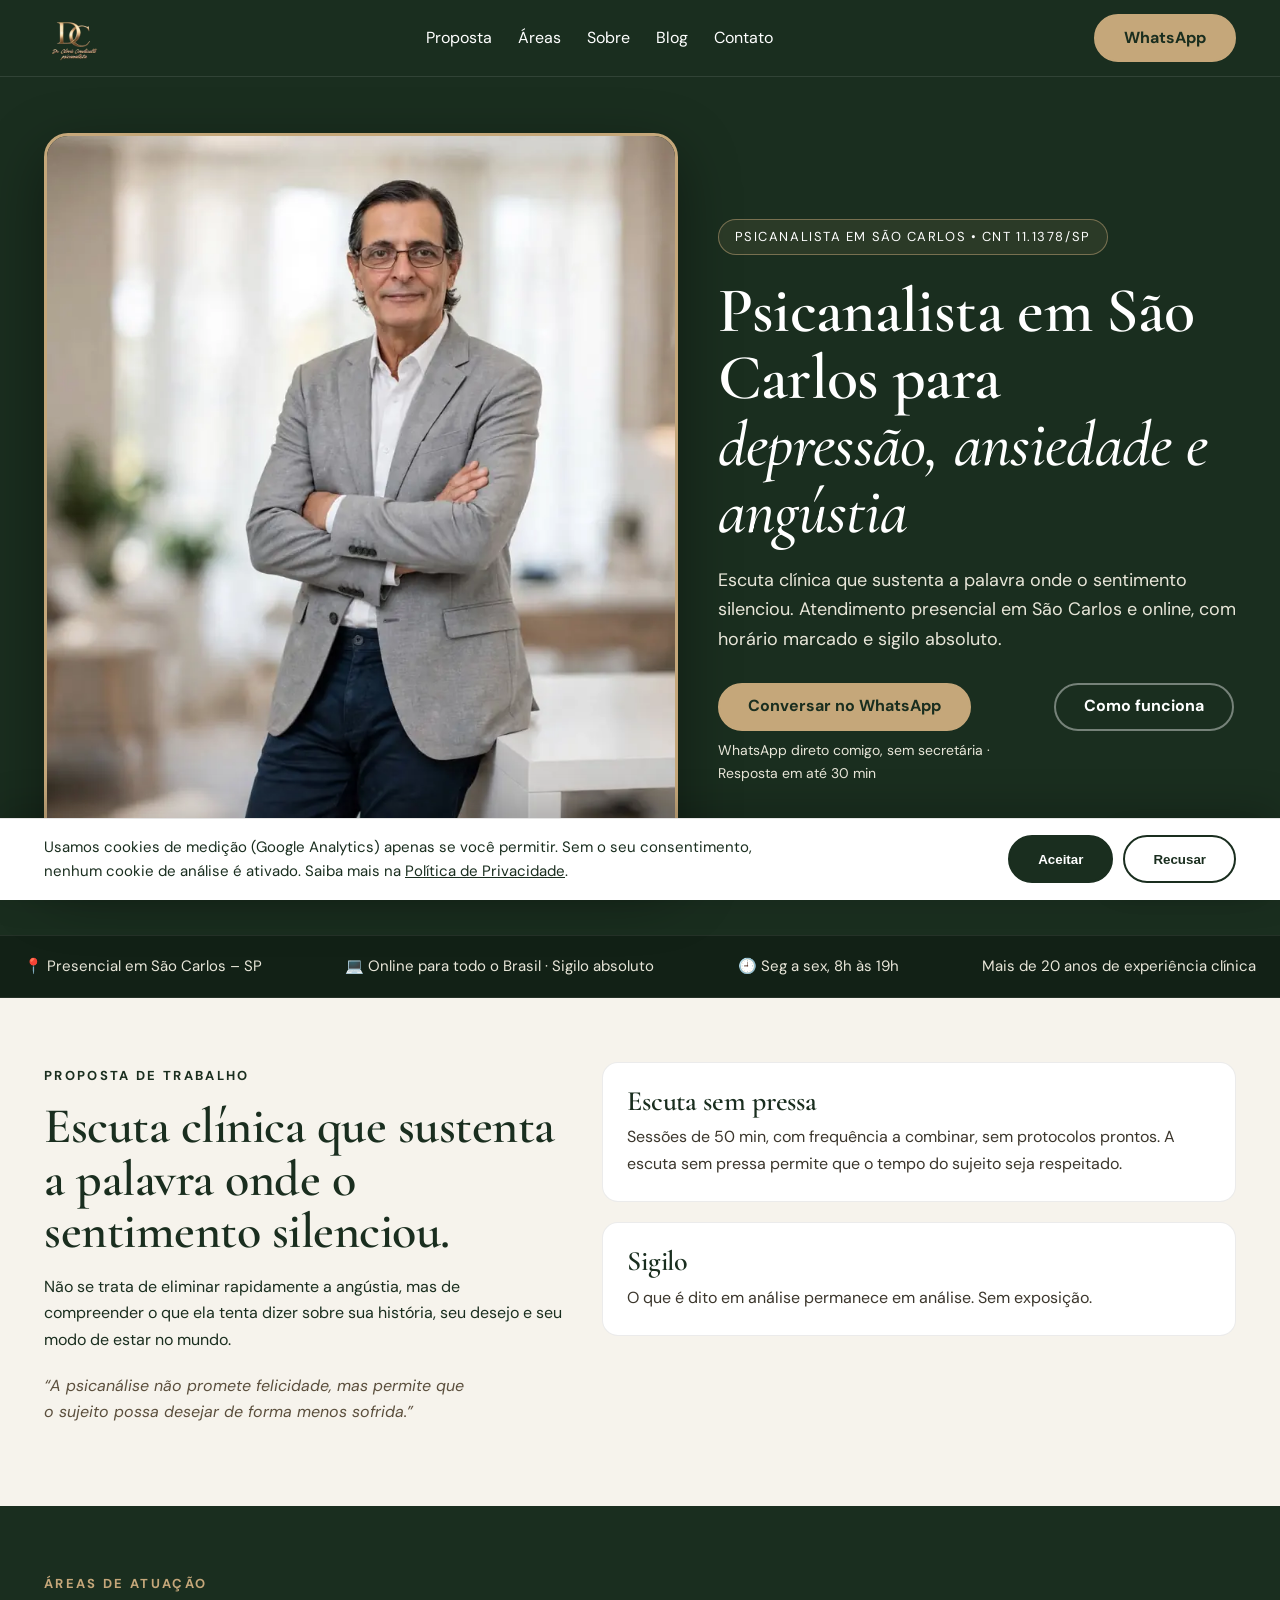
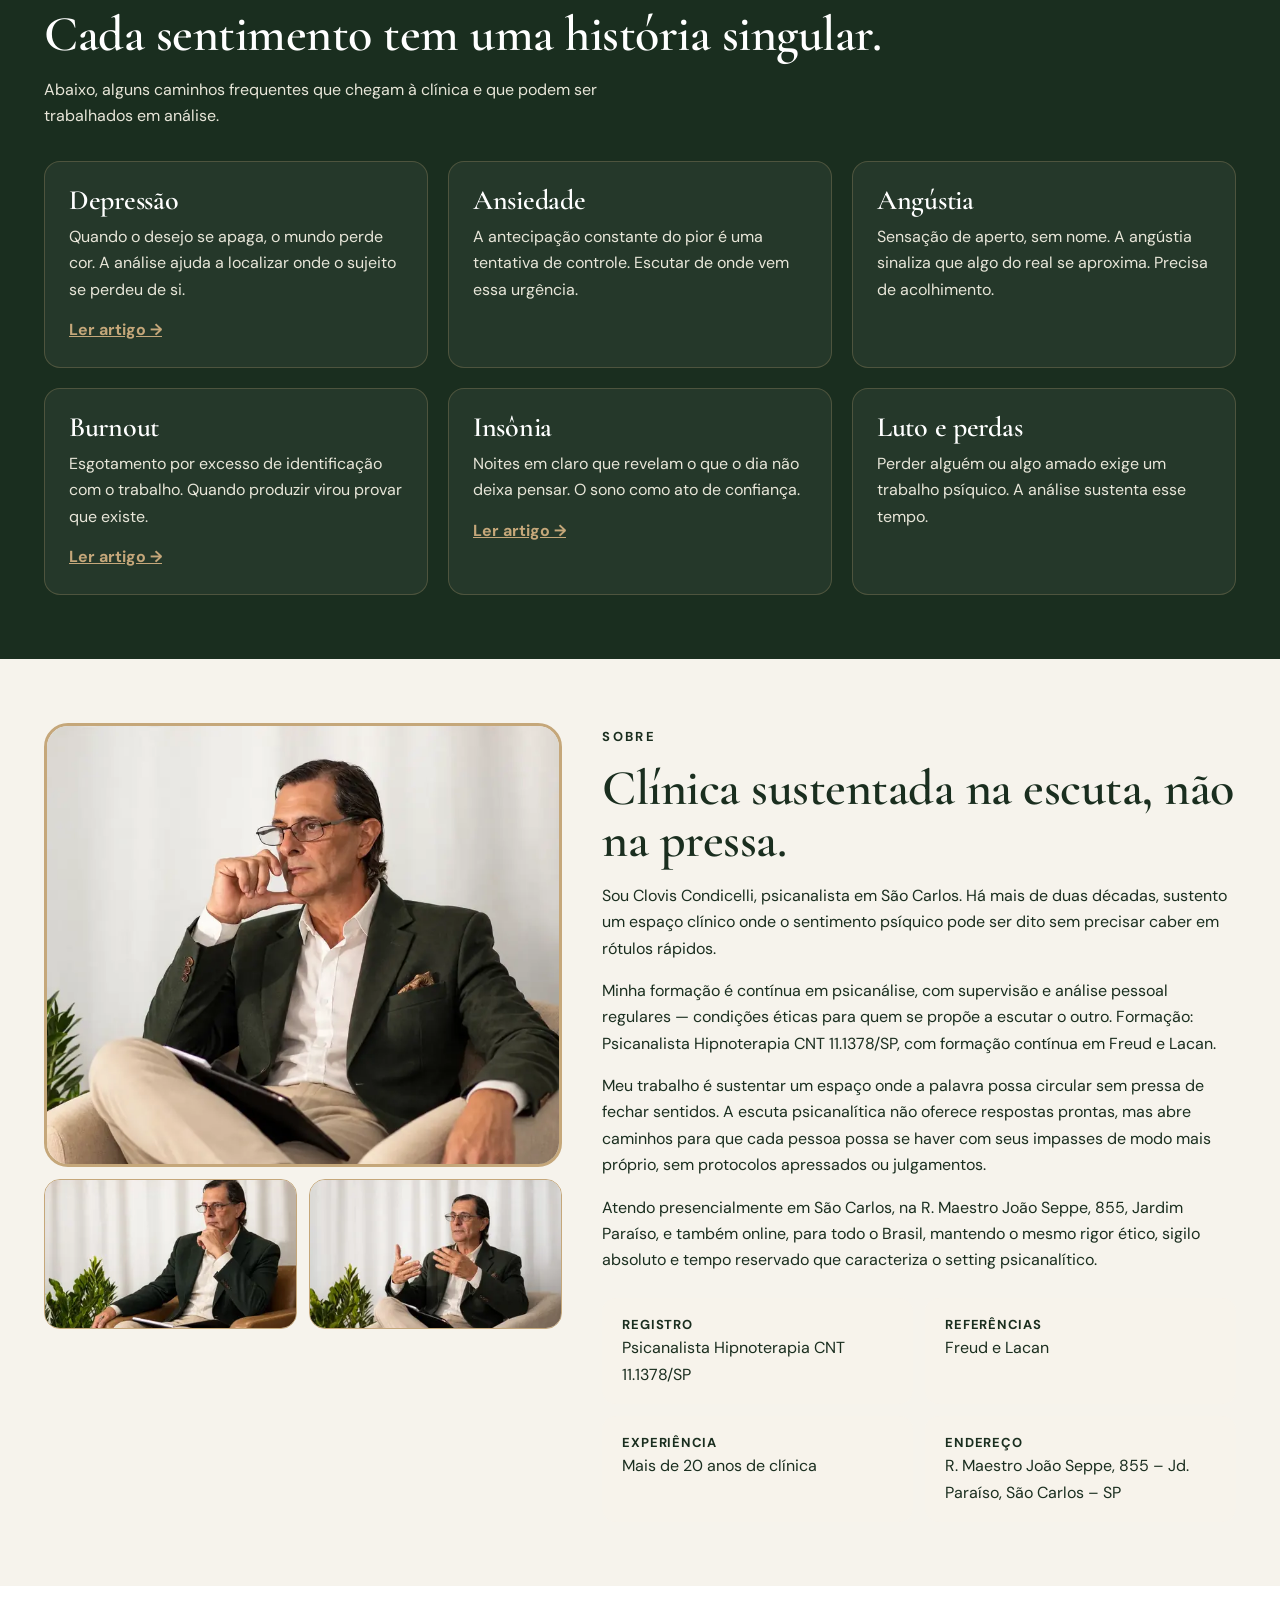
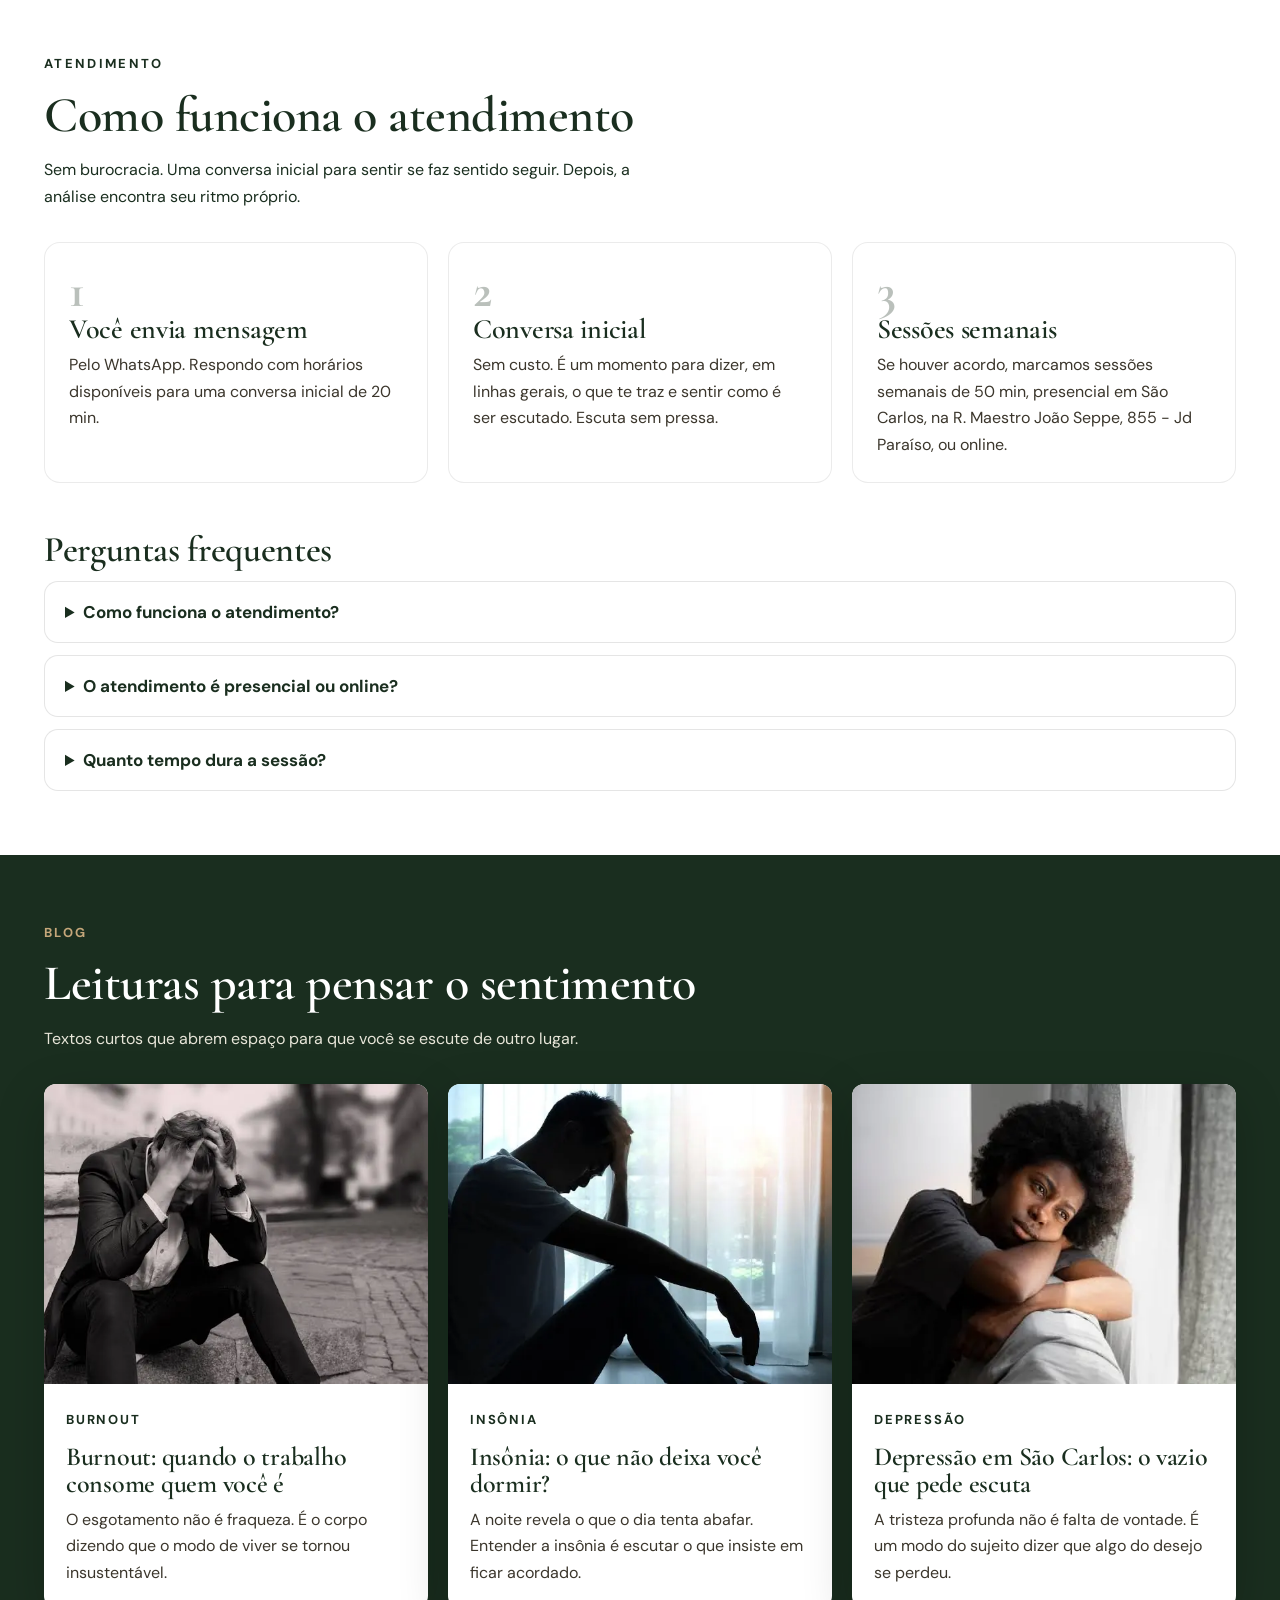
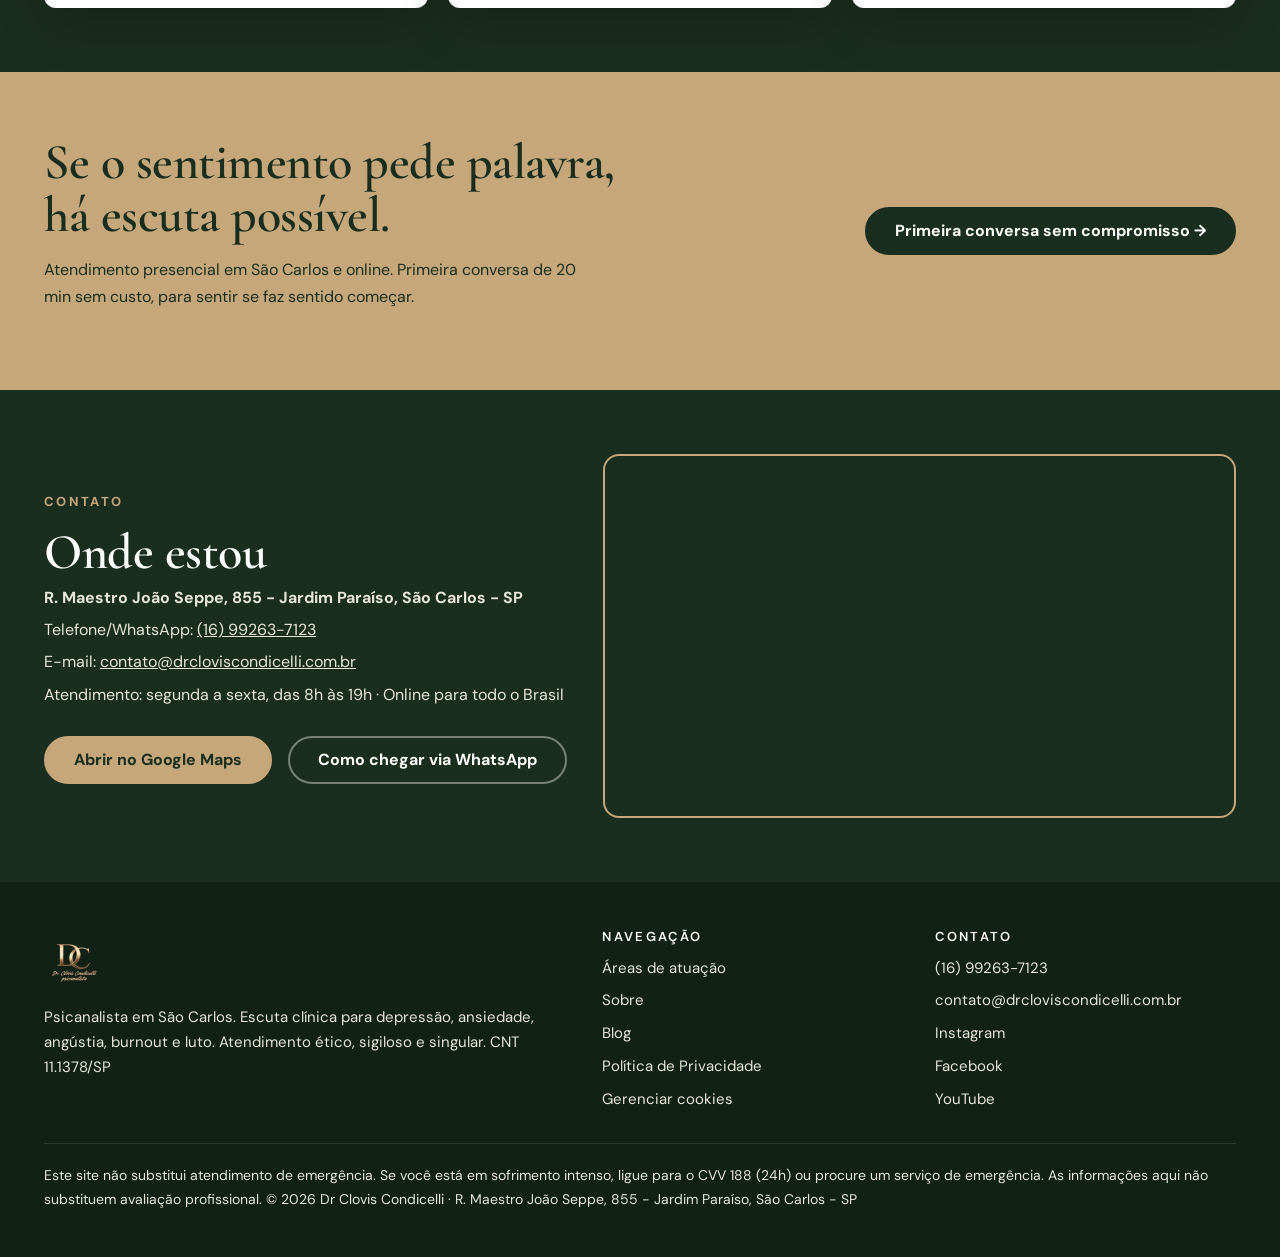
<file: index.html>
<!DOCTYPE html>
<html lang="pt-BR">
<head>
<meta charset="UTF-8">
<meta name="viewport" content="width=device-width, initial-scale=1">
<title>Psicanalista em São Carlos | Dr Clovis Condicelli</title>
<meta name="description" content="Psicanálise presencial em São Carlos e online. Escuta clínica para depressão, ansiedade, burnout e insônia. Primeira conversa de 20 min sem custo.">
<meta name="robots" content="index, follow, max-image-preview:large">
<meta name="author" content="Dr Clovis Condicelli">
<meta name="theme-color" content="#1A2E1F">
<meta name="google-site-verification" content="cea7e8a68cab7015">
<link rel="canonical" href="https://drcloviscondicelli.com.br/">
<link rel="icon" href="/favicon.ico" sizes="48x48"><link rel="icon" type="image/png" href="/favicon-32.png" sizes="32x32"><link rel="apple-touch-icon" href="/apple-touch-icon.png">
<meta property="og:type" content="website"><meta property="og:locale" content="pt_BR"><meta property="og:site_name" content="Dr Clovis Condicelli Psicanalista">
<meta property="og:title" content="Psicanalista em São Carlos | Dr Clovis Condicelli"><meta property="og:description" content="Psicanálise presencial em São Carlos e online. Escuta clínica para depressão, ansiedade, burnout e insônia. Primeira conversa de 20 min sem custo."><meta property="og:url" content="https://drcloviscondicelli.com.br/">
<meta property="og:image" content="https://drcloviscondicelli.com.br/og-image.jpg"><meta property="og:image:width" content="1200"><meta property="og:image:height" content="630"><meta property="og:image:alt" content="Dr Clovis Condicelli, psicanalista em São Carlos">
<meta name="twitter:card" content="summary_large_image"><meta name="twitter:title" content="Psicanalista em São Carlos | Dr Clovis Condicelli"><meta name="twitter:description" content="Psicanálise presencial em São Carlos e online. Escuta clínica para depressão, ansiedade, burnout e insônia. Primeira conversa de 20 min sem custo."><meta name="twitter:image" content="https://drcloviscondicelli.com.br/og-image.jpg">
<link rel="preconnect" href="https://fonts.googleapis.com"><link rel="preconnect" href="https://fonts.gstatic.com" crossorigin>
<link rel="stylesheet" href="https://fonts.googleapis.com/css2?family=Cormorant+Garamond:wght@500;600;700&family=DM+Sans:wght@400;500;700&display=swap">
<link rel="preload" as="image" href="/assets/img/hero-480.webp" imagesrcset="/assets/img/hero-480.webp 480w, /assets/img/hero-800.webp 800w" imagesizes="(min-width:900px) 40vw, 100vw" fetchpriority="high">
<link rel="stylesheet" href="/assets/style.css">
<script type="application/ld+json">{"@context":"https://schema.org","@type":["ProfessionalService","LocalBusiness"],"@id":"https://drcloviscondicelli.com.br/#negocio","name":"Dr Clovis Condicelli - Psicanalista em São Carlos","url":"https://drcloviscondicelli.com.br/","image":"https://drcloviscondicelli.com.br/og-image.jpg","logo":"https://drcloviscondicelli.com.br/assets/img/icon-512.png","telephone":"+55-16-99263-7123","email":"contato@drcloviscondicelli.com.br","description":"Atendimento psicanalítico presencial em São Carlos e online para todo o Brasil.","address":{"@type":"PostalAddress","streetAddress":"R. Maestro João Seppe, 855 - Jardim Paraíso","addressLocality":"São Carlos","addressRegion":"SP","postalCode":"13568-030","addressCountry":"BR"},"geo":{"@type":"GeoCoordinates","latitude":-21.9997,"longitude":-47.8906},"openingHoursSpecification":[{"@type":"OpeningHoursSpecification","dayOfWeek":["Monday","Tuesday","Wednesday","Thursday","Friday"],"opens":"08:00","closes":"19:00"}],"areaServed":[{"@type":"City","name":"São Carlos"},{"@type":"Country","name":"Brasil"}],"founder":{"@id":"https://drcloviscondicelli.com.br/#pessoa"},"sameAs":["https://www.facebook.com/drcondicelli","https://www.instagram.com/drcondicelli_psicanalista","https://www.youtube.com/@dr.cloviscondicelli"]}</script>
<script type="application/ld+json">{"@context":"https://schema.org","@type":"Person","@id":"https://drcloviscondicelli.com.br/#pessoa","name":"Clovis Condicelli","honorificPrefix":"Dr","jobTitle":"Psicanalista","identifier":"CNT 11.1378/SP","url":"https://drcloviscondicelli.com.br/","image":"https://drcloviscondicelli.com.br/og-image.jpg","description":"Psicanalista em São Carlos com mais de 20 anos de experiência clínica e formação contínua em Freud e Lacan.","knowsAbout":["Psicanálise","Depressão","Ansiedade","Burnout","Insônia"],"worksFor":{"@id":"https://drcloviscondicelli.com.br/#negocio"},"address":{"@type":"PostalAddress","addressLocality":"São Carlos","addressRegion":"SP","addressCountry":"BR"},"sameAs":["https://www.facebook.com/drcondicelli","https://www.instagram.com/drcondicelli_psicanalista","https://www.youtube.com/@dr.cloviscondicelli"]}</script>
<script type="application/ld+json">{"@context":"https://schema.org","@type":"FAQPage","mainEntity":[{"@type":"Question","name":"Como funciona o atendimento?","acceptedAnswer":{"@type":"Answer","text":"O atendimento começa com uma conversa inicial de 20 minutos sem custo via WhatsApp direto com o Dr Clovis, sem secretária. Depois, sessões semanais de 50 minutos, com escuta clínica singular e sigilo absoluto."}},{"@type":"Question","name":"O atendimento é presencial ou online?","acceptedAnswer":{"@type":"Answer","text":"Ambos. Presencial em São Carlos, na R. Maestro João Seppe, 855, Jardim Paraíso, e online para todo o Brasil, mantendo o mesmo rigor ético e sigilo."}},{"@type":"Question","name":"Quanto tempo dura a sessão?","acceptedAnswer":{"@type":"Answer","text":"As sessões duram 50 minutos, com frequência semanal a combinar. A escuta sem pressa permite que o tempo do sujeito seja respeitado, sem protocolos prontos."}}]}</script>
</head>
<body>
<a class="skip" href="#conteudo">Ir para o conteúdo</a>
<header class="top"><div class="wrap"><a href="/" aria-label="Dr Clovis Condicelli - página inicial"><img src="/assets/img/logo-160.webp" srcset="/assets/img/logo-160.webp 160w, /assets/img/logo-320.webp 320w" sizes="60px" width="60" height="60" alt="Logotipo Dr Clovis Condicelli, psicanalista" class="logo"></a>
<nav class="main" aria-label="Principal"><a href="/#proposta">Proposta</a><a href="/#areas">Áreas</a><a href="/#sobre">Sobre</a><a href="/#blog">Blog</a><a href="/#contato">Contato</a></nav>
<a class="btn" href="https://wa.me/5516992637123?text=Ol%C3%A1%20Dr.%20Clovis,%20gostaria%20de%20agendar%20uma%20conversa%20inicial" target="_blank" rel="noopener">WhatsApp</a></div></header>
<main id="conteudo">
<section class="hero" id="inicio" style="padding:0"><div class="wrap">
<div style="order:2"><span class="badge">Psicanalista em São Carlos • CNT 11.1378/SP</span>
<h1>Psicanalista em São Carlos para <em>depressão, ansiedade e angústia</em></h1>
<p class="lead">Escuta clínica que sustenta a palavra onde o sentimento silenciou. Atendimento presencial em São Carlos e online, com horário marcado e sigilo absoluto.</p>
<div class="cta"><div><a class="btn " href="https://wa.me/5516992637123?text=Ol%C3%A1%20Dr.%20Clovis,%20gostaria%20de%20agendar%20uma%20conversa%20inicial" target="_blank" rel="noopener">Conversar no WhatsApp</a><p class="note">WhatsApp direto comigo, sem secretária · Resposta em até 30 min</p></div><a class="btn out" href="#como-funciona">Como funciona</a></div></div>
<div class="photo" style="order:1"><img src="/assets/img/hero-480.webp" srcset="/assets/img/hero-480.webp 480w, /assets/img/hero-800.webp 800w" sizes="(min-width:900px) 40vw, 100vw" width="800" height="1000" alt="Dr Clovis Condicelli, psicanalista, sorrindo de braços cruzados em seu consultório em São Carlos" class="" fetchpriority=high></div>
</div></section>
<div class="strip"><ul><li>📍 Presencial em São Carlos – SP</li><li>💻 Online para todo o Brasil · Sigilo absoluto</li><li>🕘 Seg a sex, 8h às 19h</li><li>Mais de 20 anos de experiência clínica</li></ul></div>
<section class="cream" id="proposta"><div class="wrap two"><div><span class="eyebrow">Proposta de trabalho</span><h2 class="h">Escuta clínica que sustenta a palavra onde o sentimento silenciou.</h2>
<p>Não se trata de eliminar rapidamente a angústia, mas de compreender o que ela tenta dizer sobre sua história, seu desejo e seu modo de estar no mundo.</p>
<p class="quote">“A psicanálise não promete felicidade, mas permite que o sujeito possa desejar de forma menos sofrida.”</p></div>
<div class="grid3" style="grid-template-columns:1fr;margin:0"><div class="card"><h3>Escuta sem pressa</h3><p>Sessões de 50 min, com frequência a combinar, sem protocolos prontos. A escuta sem pressa permite que o tempo do sujeito seja respeitado.</p></div>
<div class="card"><h3>Sigilo</h3><p>O que é dito em análise permanece em análise. Sem exposição.</p></div></div></div></section>
<section id="areas"><div class="wrap"><span class="eyebrow" style="color:var(--g)">Áreas de atuação</span><h2 class="h">Cada sentimento tem uma história singular.</h2>
<p style="max-width:640px;color:var(--c)">Abaixo, alguns caminhos frequentes que chegam à clínica e que podem ser trabalhados em análise.</p>
<div class="grid3"><article class="card"><h3>Depressão</h3><p>Quando o desejo se apaga, o mundo perde cor. A análise ajuda a localizar onde o sujeito se perdeu de si.</p><a class="more" href="/blog/depressao/">Ler artigo →</a></article><article class="card"><h3>Ansiedade</h3><p>A antecipação constante do pior é uma tentativa de controle. Escutar de onde vem essa urgência.</p></article><article class="card"><h3>Angústia</h3><p>Sensação de aperto, sem nome. A angústia sinaliza que algo do real se aproxima. Precisa de acolhimento.</p></article><article class="card"><h3>Burnout</h3><p>Esgotamento por excesso de identificação com o trabalho. Quando produzir virou provar que existe.</p><a class="more" href="/blog/burnout/">Ler artigo →</a></article><article class="card"><h3>Insônia</h3><p>Noites em claro que revelam o que o dia não deixa pensar. O sono como ato de confiança.</p><a class="more" href="/blog/insonia/">Ler artigo →</a></article><article class="card"><h3>Luto e perdas</h3><p>Perder alguém ou algo amado exige um trabalho psíquico. A análise sustenta esse tempo.</p></article></div></div></section>
<section class="cream sobre" id="sobre"><div class="wrap two"><div><img src="/assets/img/sobre-480.webp" srcset="/assets/img/sobre-480.webp 480w, /assets/img/sobre-800.webp 800w" sizes="(min-width:900px) 40vw, 100vw" width="800" height="684" alt="Dr Clovis Condicelli, psicanalista, sentado em uma poltrona, com a mão no queixo, em atitude de escuta" class="" loading=lazy decoding=async>
<div class="thumbs"><img src="/assets/img/sala1-360.webp" srcset="/assets/img/sala1-360.webp 360w, /assets/img/sala1-560.webp 560w" sizes="(min-width:900px) 20vw, 50vw" width="560" height="373" alt="Dr Clovis Condicelli escutando com atenção, em poltrona de couro, ao lado de uma planta no consultório" class="" loading=lazy decoding=async><img src="/assets/img/sala2-360.webp" srcset="/assets/img/sala2-360.webp 360w, /assets/img/sala2-560.webp 560w" sizes="(min-width:900px) 20vw, 50vw" width="560" height="373" alt="Dr Clovis Condicelli conversando durante uma sessão de psicanálise" class="" loading=lazy decoding=async></div></div>
<div><span class="eyebrow">Sobre</span><h2 class="h">Clínica sustentada na escuta, não na pressa.</h2>
<p>Sou Clovis Condicelli, psicanalista em São Carlos. Há mais de duas décadas, sustento um espaço clínico onde o sentimento psíquico pode ser dito sem precisar caber em rótulos rápidos.</p>
<p>Minha formação é contínua em psicanálise, com supervisão e análise pessoal regulares — condições éticas para quem se propõe a escutar o outro. Formação: Psicanalista Hipnoterapia CNT 11.1378/SP, com formação contínua em Freud e Lacan.</p>
<p>Meu trabalho é sustentar um espaço onde a palavra possa circular sem pressa de fechar sentidos. A escuta psicanalítica não oferece respostas prontas, mas abre caminhos para que cada pessoa possa se haver com seus impasses de modo mais próprio, sem protocolos apressados ou julgamentos.</p>
<p>Atendo presencialmente em São Carlos, na R. Maestro João Seppe, 855, Jardim Paraíso, e também online, para todo o Brasil, mantendo o mesmo rigor ético, sigilo absoluto e tempo reservado que caracteriza o setting psicanalítico.</p>
<div class="facts"><div><b>Registro</b>Psicanalista Hipnoterapia CNT 11.1378/SP</div><div><b>Referências</b>Freud e Lacan</div><div><b>Experiência</b>Mais de 20 anos de clínica</div><div><b>Endereço</b>R. Maestro João Seppe, 855 – Jd. Paraíso, São Carlos – SP</div></div></div></div></section>
<section class="light" id="como-funciona"><div class="wrap"><span class="eyebrow">Atendimento</span><h2 class="h">Como funciona o atendimento</h2>
<p style="max-width:640px">Sem burocracia. Uma conversa inicial para sentir se faz sentido seguir. Depois, a análise encontra seu ritmo próprio.</p>
<div class="grid3"><div class="card step"><b>1</b><h3>Você envia mensagem</h3><p>Pelo WhatsApp. Respondo com horários disponíveis para uma conversa inicial de 20 min.</p></div><div class="card step"><b>2</b><h3>Conversa inicial</h3><p>Sem custo. É um momento para dizer, em linhas gerais, o que te traz e sentir como é ser escutado. Escuta sem pressa.</p></div><div class="card step"><b>3</b><h3>Sessões semanais</h3><p>Se houver acordo, marcamos sessões semanais de 50 min, presencial em São Carlos, na R. Maestro João Seppe, 855 - Jd Paraíso, ou online.</p></div></div><h2 class="h" style="font-size:36px;margin-top:48px">Perguntas frequentes</h2><details><summary>Como funciona o atendimento?</summary><p>O atendimento começa com uma conversa inicial de 20 minutos sem custo via WhatsApp direto com o Dr Clovis, sem secretária. Depois, sessões semanais de 50 minutos, com escuta clínica singular e sigilo absoluto.</p></details><details><summary>O atendimento é presencial ou online?</summary><p>Ambos. Presencial em São Carlos, na R. Maestro João Seppe, 855, Jardim Paraíso, e online para todo o Brasil, mantendo o mesmo rigor ético e sigilo.</p></details><details><summary>Quanto tempo dura a sessão?</summary><p>As sessões duram 50 minutos, com frequência semanal a combinar. A escuta sem pressa permite que o tempo do sujeito seja respeitado, sem protocolos prontos.</p></details></div></section>
<section id="blog"><div class="wrap"><span class="eyebrow" style="color:var(--g)">Blog</span><h2 class="h">Leituras para pensar o sentimento</h2>
<p style="max-width:640px;color:var(--c)">Textos curtos que abrem espaço para que você se escute de outro lugar.</p><div class="grid3"><a class="post" href="/blog/burnout/"><img src="/assets/img/burnout-400.webp" srcset="/assets/img/burnout-400.webp 400w, /assets/img/burnout-678.webp 678w" sizes="(min-width:900px) 33vw, 100vw" width="678" height="452" alt="Homem de terno sentado em degraus de pedra, com as mãos na cabeça, ilustrando o artigo sobre burnout" class="" loading=lazy decoding=async><div><small>Burnout</small><h3>Burnout: quando o trabalho consome quem você é</h3><p>O esgotamento não é fraqueza. É o corpo dizendo que o modo de viver se tornou insustentável.</p></div></a><a class="post" href="/blog/insonia/"><img src="/assets/img/insonia-400.webp" srcset="/assets/img/insonia-400.webp 400w, /assets/img/insonia-678.webp 678w" sizes="(min-width:900px) 33vw, 100vw" width="678" height="452" alt="Silhueta de uma pessoa sentada no chão, de cabeça baixa, ao lado de uma janela com cortinas claras, ilustrando o artigo sobre insônia" class="" loading=lazy decoding=async><div><small>Insônia</small><h3>Insônia: o que não deixa você dormir?</h3><p>A noite revela o que o dia tenta abafar. Entender a insônia é escutar o que insiste em ficar acordado.</p></div></a><a class="post" href="/blog/depressao/"><img src="/assets/img/depressao-400.webp" srcset="/assets/img/depressao-400.webp 400w, /assets/img/depressao-547.webp 547w" sizes="(min-width:900px) 33vw, 100vw" width="547" height="365" alt="Jovem de cabelo cacheado apoiada no braço de um sofá, olhando pela janela com expressão pensativa, ilustrando o artigo sobre depressão" class="" loading=lazy decoding=async><div><small>Depressão</small><h3>Depressão em São Carlos: o vazio que pede escuta</h3><p>A tristeza profunda não é falta de vontade. É um modo do sujeito dizer que algo do desejo se perdeu.</p></div></a></div></div></section>
<section class="gold"><div class="wrap" style="display:flex;flex-wrap:wrap;gap:24px;align-items:center;justify-content:space-between"><div><h2 class="h" style="margin:0">Se o sentimento pede palavra,<br>há escuta possível.</h2>
<p style="max-width:540px">Atendimento presencial em São Carlos e online. Primeira conversa de 20 min sem custo, para sentir se faz sentido começar.</p></div><a class="btn dk" href="https://wa.me/5516992637123?text=Ol%C3%A1%20Dr.%20Clovis,%20gostaria%20de%20agendar%20uma%20conversa%20inicial" target="_blank" rel="noopener">Primeira conversa sem compromisso →</a></div></section>
<section id="contato"><div class="wrap contact"><div><span class="eyebrow" style="color:var(--g)">Contato</span><h2 class="h">Onde estou</h2>
<address><p><strong>R. Maestro João Seppe, 855 - Jardim Paraíso, São Carlos - SP</strong></p><p>Telefone/WhatsApp: <a href="tel:+5516992637123">(16) 99263-7123</a></p><p>E-mail: <a href="mailto:contato@drcloviscondicelli.com.br">contato@drcloviscondicelli.com.br</a></p><p>Atendimento: segunda a sexta, das 8h às 19h · Online para todo o Brasil</p></address>
<div class="cta"><a class="btn" href="https://www.google.com/maps/search/?api=1&query=R.+Maestro+Jo%C3%A3o+Seppe+855+Jardim+Para%C3%ADso+S%C3%A3o+Carlos+SP" target="_blank" rel="noopener">Abrir no Google Maps</a><a class="btn out" href="https://wa.me/5516992637123?text=Ol%C3%A1%20Dr.%20Clovis,%20gostaria%20de%20agendar%20uma%20conversa%20inicial" target="_blank" rel="noopener">Como chegar via WhatsApp</a></div></div>
<div class="map"><iframe src="https://www.openstreetmap.org/export/embed.html?bbox=-47.9000%2C-22.0100%2C-47.8800%2C-21.9900&amp;layer=mapnik&amp;marker=-21.9997%2C-47.8906" title="Mapa do consultório do Dr Clovis Condicelli em São Carlos" loading="lazy"></iframe></div></div></section>
</main>
<footer><div class="wrap"><div class="cols"><div><img src="/assets/img/logo-160.webp" srcset="/assets/img/logo-160.webp 160w, /assets/img/logo-320.webp 320w" sizes="64px" width="64" height="64" alt="Logotipo Dr Clovis Condicelli, psicanalista" class="logo" loading=lazy>
<p>Psicanalista em São Carlos. Escuta clínica para depressão, ansiedade, angústia, burnout e luto. Atendimento ético, sigiloso e singular. CNT 11.1378/SP</p></div>
<div><h2>Navegação</h2><ul><li><a href="/#areas">Áreas de atuação</a></li><li><a href="/#sobre">Sobre</a></li><li><a href="/#blog">Blog</a></li><li><a href="/politica-de-privacidade/">Política de Privacidade</a></li><li><a href="#" id="cc-manage">Gerenciar cookies</a></li></ul></div>
<div><h2>Contato</h2><ul><li><a href="tel:+5516992637123">(16) 99263-7123</a></li><li><a href="mailto:contato@drcloviscondicelli.com.br">contato@drcloviscondicelli.com.br</a></li>
<li><a href="https://www.instagram.com/drcondicelli_psicanalista" target="_blank" rel="noopener">Instagram</a></li><li><a href="https://www.facebook.com/drcondicelli" target="_blank" rel="noopener">Facebook</a></li><li><a href="https://www.youtube.com/@dr.cloviscondicelli" target="_blank" rel="noopener">YouTube</a></li></ul></div></div>
<p class="legal">Este site não substitui atendimento de emergência. Se você está em sofrimento intenso, ligue para o CVV 188 (24h) ou procure um serviço de emergência. As informações aqui não substituem avaliação profissional. © 2026 Dr Clovis Condicelli · R. Maestro João Seppe, 855 - Jardim Paraíso, São Carlos - SP</p></div></footer>
<a class="wa" href="https://wa.me/5516992637123?text=Ol%C3%A1%20Dr.%20Clovis,%20gostaria%20de%20agendar%20uma%20conversa%20inicial" target="_blank" rel="noopener" aria-label="Falar com o Dr Clovis no WhatsApp"><svg width="22" height="22" viewBox="0 0 24 24" fill="currentColor" aria-hidden="true"><path d="M12 2a10 10 0 0 0-8.6 15.1L2 22l5-1.3A10 10 0 1 0 12 2zm5.2 14.2c-.2.6-1.300 1.200-1.800 1.200-.5.100-1 .2-3.300-.7-2.800-1.200-4.600-4-4.700-4.200-.1-.2-1.100-1.500-1.100-2.800s.7-2 1-2.300c.2-.3.600-.3.800-.3h.6c.2 0 .4 0 .6.500l.8 2c.1.200.1.300 0 .5l-.4.500-.3.400c-.1.100-.3.300-.1.600.2.300.8 1.300 1.700 2.100 1.100 1 2.100 1.300 2.400 1.400.3.100.5.100.6-.1l.9-1.100c.2-.3.400-.2.600-.1l1.900.9c.3.100.5.200.5.300.1.200.1.800-.1 1.500z"/></svg>WhatsApp</a>
<div id="cookie" class="cookie" role="dialog" aria-label="Aviso de cookies" hidden><div class="wrap"><p>Usamos cookies de medição (Google Analytics) apenas se você permitir. Sem o seu consentimento, nenhum cookie de análise é ativado. Saiba mais na <a href="/politica-de-privacidade/">Política de Privacidade</a>.</p>
<div><button class="btn dk" id="cc-ok" type="button">Aceitar</button><button class="btn out" style="color:#1A2E1F;border-color:#1A2E1F" id="cc-no" type="button">Recusar</button></div></div></div>
<script src="/assets/site.js" defer></script>
</body>
</html>
</file>
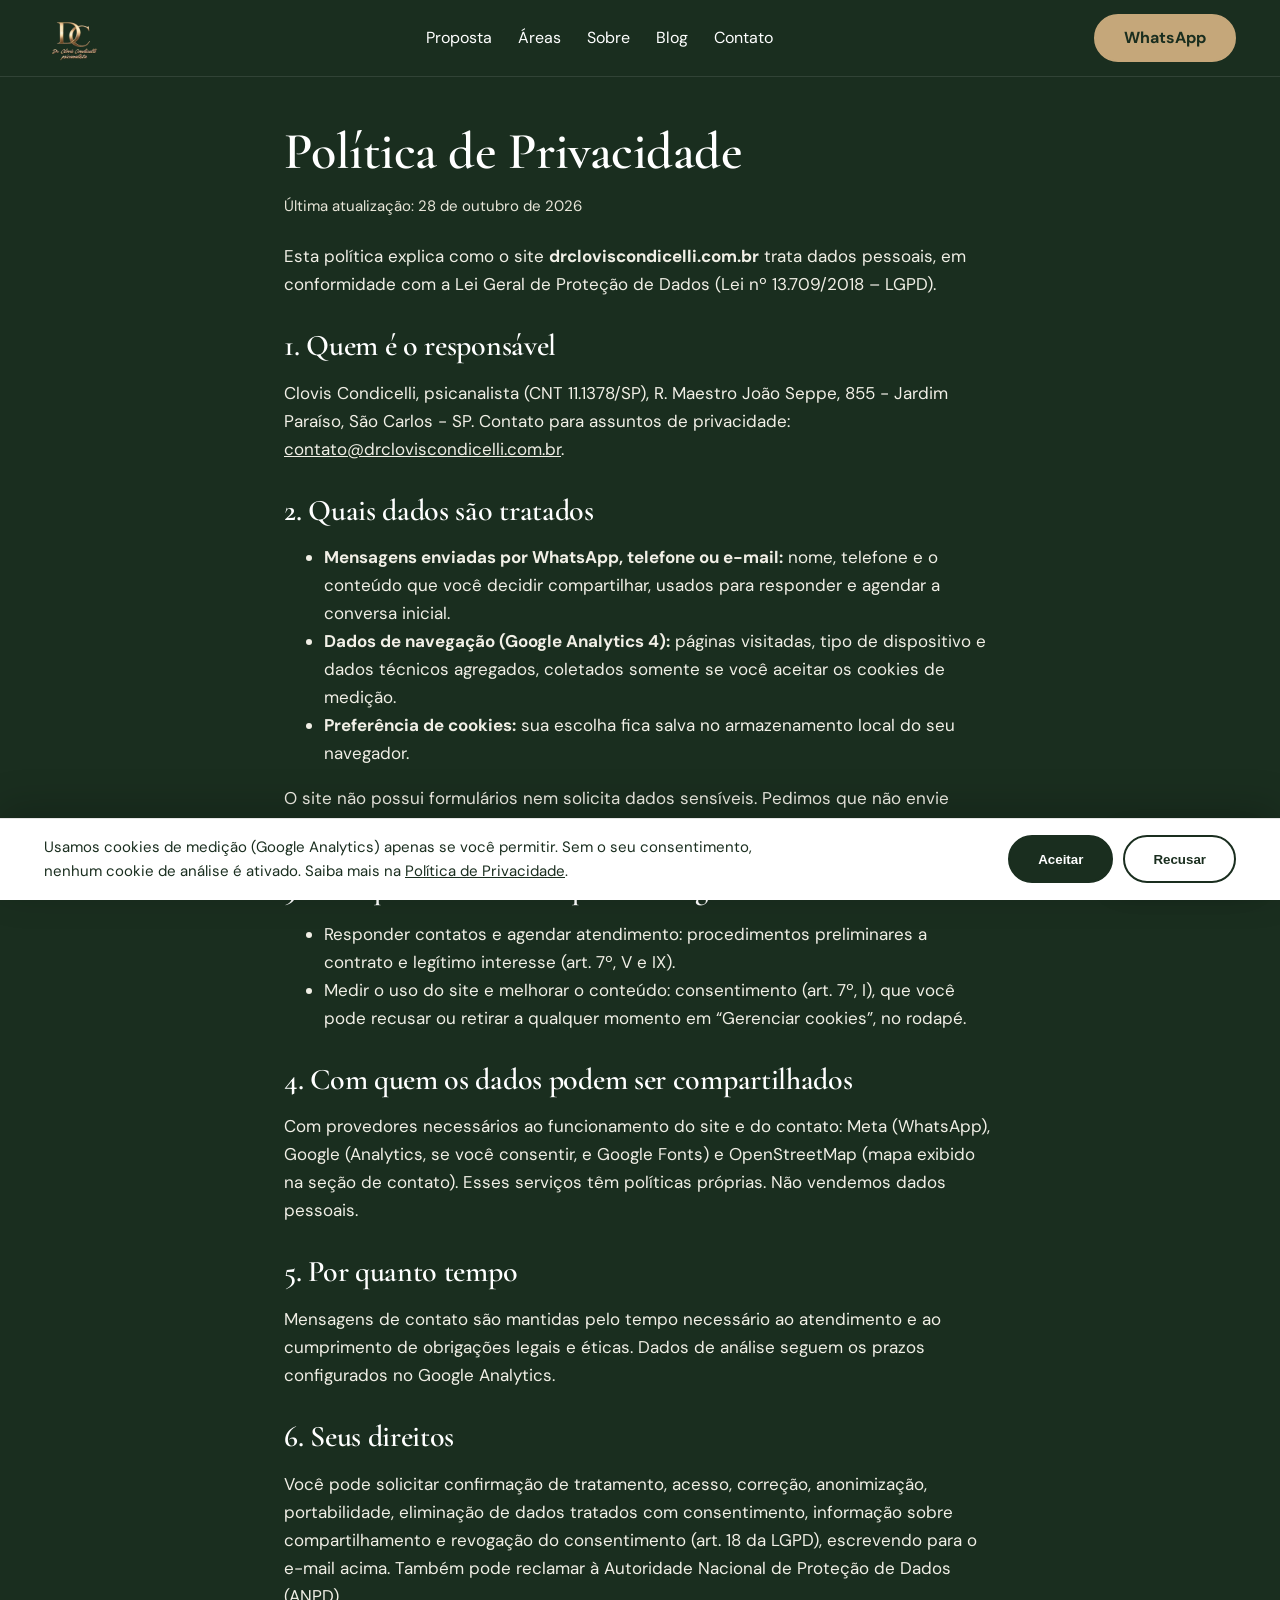
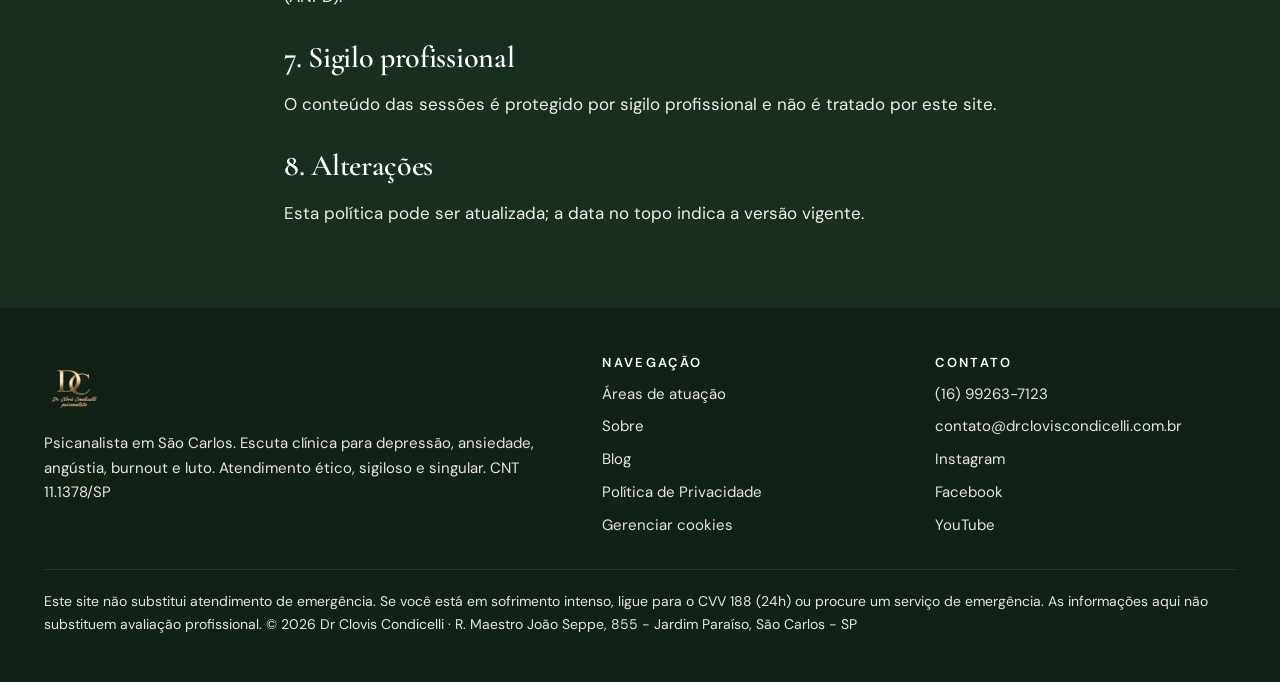
<file: politica-de-privacidade/index.html>
<!DOCTYPE html>
<html lang="pt-BR">
<head>
<meta charset="UTF-8">
<meta name="viewport" content="width=device-width, initial-scale=1">
<title>Política de Privacidade | Dr Clovis Condicelli</title>
<meta name="description" content="Como o site do Dr Clovis Condicelli trata dados pessoais e cookies, conforme a LGPD.">
<meta name="robots" content="index, follow, max-image-preview:large">
<meta name="author" content="Dr Clovis Condicelli">
<meta name="theme-color" content="#1A2E1F">
<meta name="google-site-verification" content="cea7e8a68cab7015">
<link rel="canonical" href="https://drcloviscondicelli.com.br/politica-de-privacidade/">
<link rel="icon" href="/favicon.ico" sizes="48x48"><link rel="icon" type="image/png" href="/favicon-32.png" sizes="32x32"><link rel="apple-touch-icon" href="/apple-touch-icon.png">
<meta property="og:type" content="website"><meta property="og:locale" content="pt_BR"><meta property="og:site_name" content="Dr Clovis Condicelli Psicanalista">
<meta property="og:title" content="Política de Privacidade | Dr Clovis Condicelli"><meta property="og:description" content="Como o site do Dr Clovis Condicelli trata dados pessoais e cookies, conforme a LGPD."><meta property="og:url" content="https://drcloviscondicelli.com.br/politica-de-privacidade/">
<meta property="og:image" content="https://drcloviscondicelli.com.br/og-image.jpg"><meta property="og:image:width" content="1200"><meta property="og:image:height" content="630"><meta property="og:image:alt" content="Dr Clovis Condicelli, psicanalista em São Carlos">
<meta name="twitter:card" content="summary_large_image"><meta name="twitter:title" content="Política de Privacidade | Dr Clovis Condicelli"><meta name="twitter:description" content="Como o site do Dr Clovis Condicelli trata dados pessoais e cookies, conforme a LGPD."><meta name="twitter:image" content="https://drcloviscondicelli.com.br/og-image.jpg">
<link rel="preconnect" href="https://fonts.googleapis.com"><link rel="preconnect" href="https://fonts.gstatic.com" crossorigin>
<link rel="stylesheet" href="https://fonts.googleapis.com/css2?family=Cormorant+Garamond:wght@500;600;700&family=DM+Sans:wght@400;500;700&display=swap">
<link rel="stylesheet" href="/assets/style.css">
</head>
<body>
<a class="skip" href="#conteudo">Ir para o conteúdo</a>
<header class="top"><div class="wrap"><a href="/" aria-label="Dr Clovis Condicelli - página inicial"><img src="/assets/img/logo-160.webp" srcset="/assets/img/logo-160.webp 160w, /assets/img/logo-320.webp 320w" sizes="60px" width="60" height="60" alt="Logotipo Dr Clovis Condicelli, psicanalista" class="logo"></a>
<nav class="main" aria-label="Principal"><a href="/#proposta">Proposta</a><a href="/#areas">Áreas</a><a href="/#sobre">Sobre</a><a href="/#blog">Blog</a><a href="/#contato">Contato</a></nav>
<a class="btn" href="https://wa.me/5516992637123?text=Ol%C3%A1%20Dr.%20Clovis,%20gostaria%20de%20agendar%20uma%20conversa%20inicial" target="_blank" rel="noopener">WhatsApp</a></div></header>
<main id="conteudo">
<article class="art prose"><h1>Política de Privacidade</h1><p class="meta">Última atualização: 28 de outubro de 2026</p>
<p>Esta política explica como o site <strong>drcloviscondicelli.com.br</strong> trata dados pessoais, em conformidade com a Lei Geral de Proteção de Dados (Lei nº 13.709/2018 – LGPD).</p>
<h2>1. Quem é o responsável</h2><p>Clovis Condicelli, psicanalista (CNT 11.1378/SP), R. Maestro João Seppe, 855 - Jardim Paraíso, São Carlos - SP. Contato para assuntos de privacidade: <a href="mailto:contato@drcloviscondicelli.com.br">contato@drcloviscondicelli.com.br</a>.</p>
<h2>2. Quais dados são tratados</h2><ul><li><strong>Mensagens enviadas por WhatsApp, telefone ou e-mail:</strong> nome, telefone e o conteúdo que você decidir compartilhar, usados para responder e agendar a conversa inicial.</li><li><strong>Dados de navegação (Google Analytics 4):</strong> páginas visitadas, tipo de dispositivo e dados técnicos agregados, coletados somente se você aceitar os cookies de medição.</li><li><strong>Preferência de cookies:</strong> sua escolha fica salva no armazenamento local do seu navegador.</li></ul>
<p>O site não possui formulários nem solicita dados sensíveis. Pedimos que não envie informações clínicas detalhadas por mensagem antes da conversa inicial.</p>
<h2>3. Para que usamos e em qual base legal</h2><ul><li>Responder contatos e agendar atendimento: procedimentos preliminares a contrato e legítimo interesse (art. 7º, V e IX).</li><li>Medir o uso do site e melhorar o conteúdo: consentimento (art. 7º, I), que você pode recusar ou retirar a qualquer momento em “Gerenciar cookies”, no rodapé.</li></ul>
<h2>4. Com quem os dados podem ser compartilhados</h2><p>Com provedores necessários ao funcionamento do site e do contato: Meta (WhatsApp), Google (Analytics, se você consentir, e Google Fonts) e OpenStreetMap (mapa exibido na seção de contato). Esses serviços têm políticas próprias. Não vendemos dados pessoais.</p>
<h2>5. Por quanto tempo</h2><p>Mensagens de contato são mantidas pelo tempo necessário ao atendimento e ao cumprimento de obrigações legais e éticas. Dados de análise seguem os prazos configurados no Google Analytics.</p>
<h2>6. Seus direitos</h2><p>Você pode solicitar confirmação de tratamento, acesso, correção, anonimização, portabilidade, eliminação de dados tratados com consentimento, informação sobre compartilhamento e revogação do consentimento (art. 18 da LGPD), escrevendo para o e-mail acima. Também pode reclamar à Autoridade Nacional de Proteção de Dados (ANPD).</p>
<h2>7. Sigilo profissional</h2><p>O conteúdo das sessões é protegido por sigilo profissional e não é tratado por este site.</p>
<h2>8. Alterações</h2><p>Esta política pode ser atualizada; a data no topo indica a versão vigente.</p></article>
</main>
<footer><div class="wrap"><div class="cols"><div><img src="/assets/img/logo-160.webp" srcset="/assets/img/logo-160.webp 160w, /assets/img/logo-320.webp 320w" sizes="64px" width="64" height="64" alt="Logotipo Dr Clovis Condicelli, psicanalista" class="logo" loading=lazy>
<p>Psicanalista em São Carlos. Escuta clínica para depressão, ansiedade, angústia, burnout e luto. Atendimento ético, sigiloso e singular. CNT 11.1378/SP</p></div>
<div><h2>Navegação</h2><ul><li><a href="/#areas">Áreas de atuação</a></li><li><a href="/#sobre">Sobre</a></li><li><a href="/#blog">Blog</a></li><li><a href="/politica-de-privacidade/">Política de Privacidade</a></li><li><a href="#" id="cc-manage">Gerenciar cookies</a></li></ul></div>
<div><h2>Contato</h2><ul><li><a href="tel:+5516992637123">(16) 99263-7123</a></li><li><a href="mailto:contato@drcloviscondicelli.com.br">contato@drcloviscondicelli.com.br</a></li>
<li><a href="https://www.instagram.com/drcondicelli_psicanalista" target="_blank" rel="noopener">Instagram</a></li><li><a href="https://www.facebook.com/drcondicelli" target="_blank" rel="noopener">Facebook</a></li><li><a href="https://www.youtube.com/@dr.cloviscondicelli" target="_blank" rel="noopener">YouTube</a></li></ul></div></div>
<p class="legal">Este site não substitui atendimento de emergência. Se você está em sofrimento intenso, ligue para o CVV 188 (24h) ou procure um serviço de emergência. As informações aqui não substituem avaliação profissional. © 2026 Dr Clovis Condicelli · R. Maestro João Seppe, 855 - Jardim Paraíso, São Carlos - SP</p></div></footer>
<a class="wa" href="https://wa.me/5516992637123?text=Ol%C3%A1%20Dr.%20Clovis,%20gostaria%20de%20agendar%20uma%20conversa%20inicial" target="_blank" rel="noopener" aria-label="Falar com o Dr Clovis no WhatsApp"><svg width="22" height="22" viewBox="0 0 24 24" fill="currentColor" aria-hidden="true"><path d="M12 2a10 10 0 0 0-8.6 15.1L2 22l5-1.3A10 10 0 1 0 12 2zm5.2 14.2c-.2.6-1.300 1.200-1.800 1.200-.5.100-1 .2-3.300-.7-2.800-1.200-4.600-4-4.700-4.200-.1-.2-1.100-1.500-1.100-2.800s.7-2 1-2.300c.2-.3.600-.3.800-.3h.6c.2 0 .4 0 .6.500l.8 2c.1.200.1.300 0 .5l-.4.500-.3.400c-.1.100-.3.300-.1.600.2.300.8 1.300 1.700 2.100 1.100 1 2.100 1.300 2.400 1.400.3.100.5.100.6-.1l.9-1.100c.2-.3.400-.2.600-.1l1.900.9c.3.100.5.200.5.300.1.200.1.800-.1 1.500z"/></svg>WhatsApp</a>
<div id="cookie" class="cookie" role="dialog" aria-label="Aviso de cookies" hidden><div class="wrap"><p>Usamos cookies de medição (Google Analytics) apenas se você permitir. Sem o seu consentimento, nenhum cookie de análise é ativado. Saiba mais na <a href="/politica-de-privacidade/">Política de Privacidade</a>.</p>
<div><button class="btn dk" id="cc-ok" type="button">Aceitar</button><button class="btn out" style="color:#1A2E1F;border-color:#1A2E1F" id="cc-no" type="button">Recusar</button></div></div></div>
<script src="/assets/site.js" defer></script>
</body>
</html>
</file>
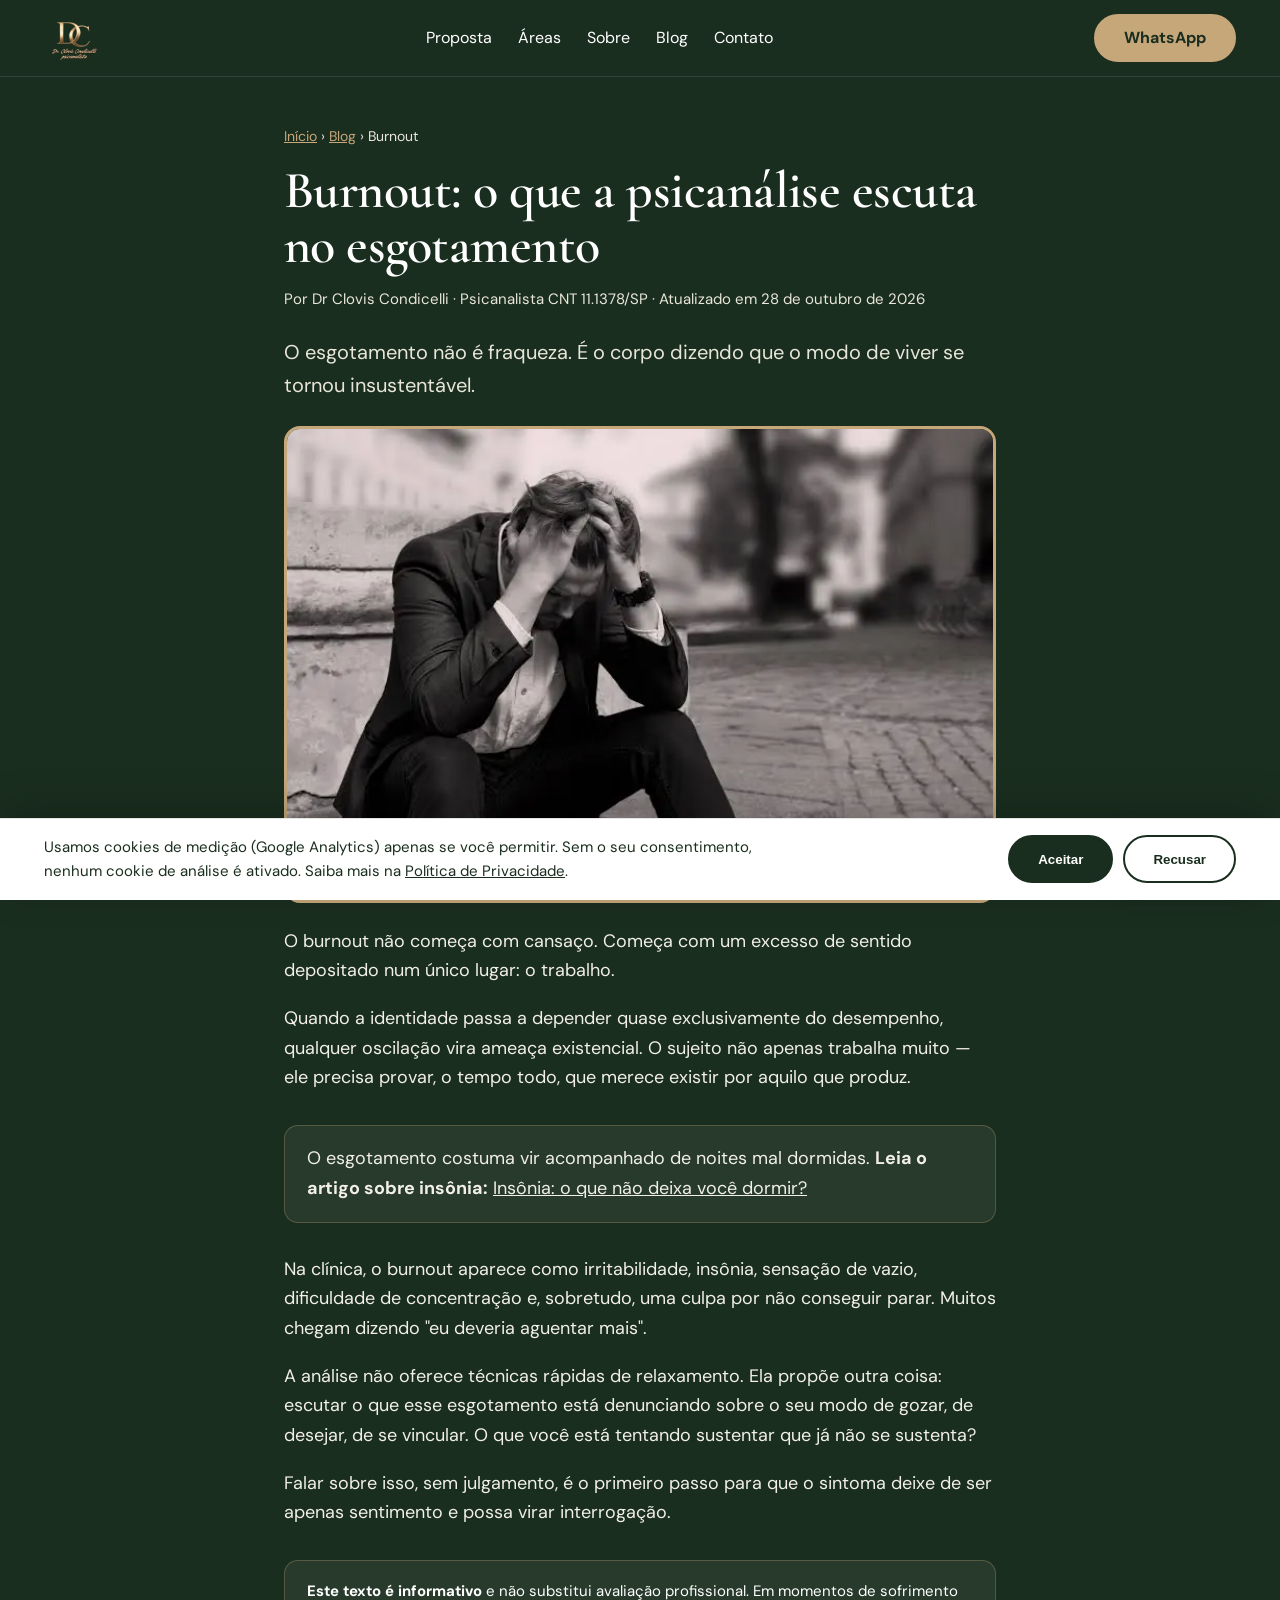
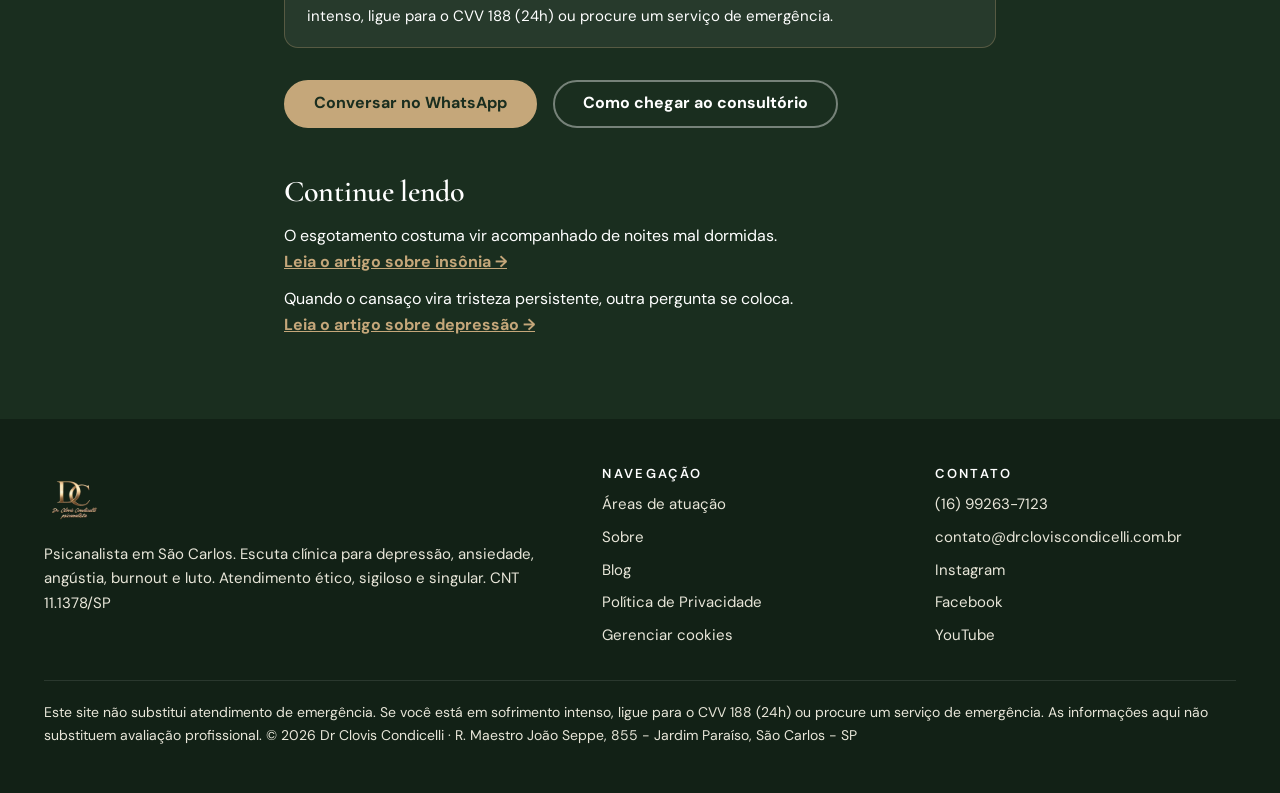
<file: blog/burnout/index.html>
<!DOCTYPE html>
<html lang="pt-BR">
<head>
<meta charset="UTF-8">
<meta name="viewport" content="width=device-width, initial-scale=1">
<title>Burnout: quando o trabalho consome quem você é</title>
<meta name="description" content="Burnout não é fraqueza: é o corpo dizendo que o modo de viver ficou insustentável. Uma leitura psicanalítica do esgotamento.">
<meta name="robots" content="index, follow, max-image-preview:large">
<meta name="author" content="Dr Clovis Condicelli">
<meta name="theme-color" content="#1A2E1F">
<meta name="google-site-verification" content="cea7e8a68cab7015">
<link rel="canonical" href="https://drcloviscondicelli.com.br/blog/burnout/">
<link rel="icon" href="/favicon.ico" sizes="48x48"><link rel="icon" type="image/png" href="/favicon-32.png" sizes="32x32"><link rel="apple-touch-icon" href="/apple-touch-icon.png">
<meta property="og:type" content="article"><meta property="og:locale" content="pt_BR"><meta property="og:site_name" content="Dr Clovis Condicelli Psicanalista">
<meta property="og:title" content="Burnout: quando o trabalho consome quem você é"><meta property="og:description" content="Burnout não é fraqueza: é o corpo dizendo que o modo de viver ficou insustentável. Uma leitura psicanalítica do esgotamento."><meta property="og:url" content="https://drcloviscondicelli.com.br/blog/burnout/">
<meta property="og:image" content="https://drcloviscondicelli.com.br/og-image.jpg"><meta property="og:image:width" content="1200"><meta property="og:image:height" content="630"><meta property="og:image:alt" content="Dr Clovis Condicelli, psicanalista em São Carlos">
<meta name="twitter:card" content="summary_large_image"><meta name="twitter:title" content="Burnout: quando o trabalho consome quem você é"><meta name="twitter:description" content="Burnout não é fraqueza: é o corpo dizendo que o modo de viver ficou insustentável. Uma leitura psicanalítica do esgotamento."><meta name="twitter:image" content="https://drcloviscondicelli.com.br/og-image.jpg">
<link rel="preconnect" href="https://fonts.googleapis.com"><link rel="preconnect" href="https://fonts.gstatic.com" crossorigin>
<link rel="stylesheet" href="https://fonts.googleapis.com/css2?family=Cormorant+Garamond:wght@500;600;700&family=DM+Sans:wght@400;500;700&display=swap">
<link rel="stylesheet" href="/assets/style.css">
<script type="application/ld+json">{"@context":"https://schema.org","@type":"BlogPosting","headline":"Burnout: o que a psicanálise escuta no esgotamento","description":"Burnout não é fraqueza: é o corpo dizendo que o modo de viver ficou insustentável. Uma leitura psicanalítica do esgotamento.","inLanguage":"pt-BR","image":"https://drcloviscondicelli.com.br/assets/img/burnout-678.webp","dateModified":"2026-10-28","mainEntityOfPage":"https://drcloviscondicelli.com.br/blog/burnout/","author":{"@id":"https://drcloviscondicelli.com.br/#pessoa"},"publisher":{"@id":"https://drcloviscondicelli.com.br/#negocio"}}</script>
<script type="application/ld+json">{"@context":"https://schema.org","@type":"BreadcrumbList","itemListElement":[{"@type":"ListItem","position":1,"name":"Início","item":"https://drcloviscondicelli.com.br/"},{"@type":"ListItem","position":2,"name":"Blog","item":"https://drcloviscondicelli.com.br/#blog"},{"@type":"ListItem","position":3,"name":"Burnout: o que a psicanálise escuta no esgotamento","item":"https://drcloviscondicelli.com.br/blog/burnout/"}]}</script>
<script type="application/ld+json">{"@context":"https://schema.org","@type":["ProfessionalService","LocalBusiness"],"@id":"https://drcloviscondicelli.com.br/#negocio","name":"Dr Clovis Condicelli - Psicanalista em São Carlos","url":"https://drcloviscondicelli.com.br/","image":"https://drcloviscondicelli.com.br/og-image.jpg","logo":"https://drcloviscondicelli.com.br/assets/img/icon-512.png","telephone":"+55-16-99263-7123","email":"contato@drcloviscondicelli.com.br","description":"Atendimento psicanalítico presencial em São Carlos e online para todo o Brasil.","address":{"@type":"PostalAddress","streetAddress":"R. Maestro João Seppe, 855 - Jardim Paraíso","addressLocality":"São Carlos","addressRegion":"SP","postalCode":"13568-030","addressCountry":"BR"},"geo":{"@type":"GeoCoordinates","latitude":-21.9997,"longitude":-47.8906},"openingHoursSpecification":[{"@type":"OpeningHoursSpecification","dayOfWeek":["Monday","Tuesday","Wednesday","Thursday","Friday"],"opens":"08:00","closes":"19:00"}],"areaServed":[{"@type":"City","name":"São Carlos"},{"@type":"Country","name":"Brasil"}],"founder":{"@id":"https://drcloviscondicelli.com.br/#pessoa"},"sameAs":["https://www.facebook.com/drcondicelli","https://www.instagram.com/drcondicelli_psicanalista","https://www.youtube.com/@dr.cloviscondicelli"]}</script>
<script type="application/ld+json">{"@context":"https://schema.org","@type":"Person","@id":"https://drcloviscondicelli.com.br/#pessoa","name":"Clovis Condicelli","honorificPrefix":"Dr","jobTitle":"Psicanalista","identifier":"CNT 11.1378/SP","url":"https://drcloviscondicelli.com.br/","image":"https://drcloviscondicelli.com.br/og-image.jpg","description":"Psicanalista em São Carlos com mais de 20 anos de experiência clínica e formação contínua em Freud e Lacan.","knowsAbout":["Psicanálise","Depressão","Ansiedade","Burnout","Insônia"],"worksFor":{"@id":"https://drcloviscondicelli.com.br/#negocio"},"address":{"@type":"PostalAddress","addressLocality":"São Carlos","addressRegion":"SP","addressCountry":"BR"},"sameAs":["https://www.facebook.com/drcondicelli","https://www.instagram.com/drcondicelli_psicanalista","https://www.youtube.com/@dr.cloviscondicelli"]}</script>
</head>
<body>
<a class="skip" href="#conteudo">Ir para o conteúdo</a>
<header class="top"><div class="wrap"><a href="/" aria-label="Dr Clovis Condicelli - página inicial"><img src="/assets/img/logo-160.webp" srcset="/assets/img/logo-160.webp 160w, /assets/img/logo-320.webp 320w" sizes="60px" width="60" height="60" alt="Logotipo Dr Clovis Condicelli, psicanalista" class="logo"></a>
<nav class="main" aria-label="Principal"><a href="/#proposta">Proposta</a><a href="/#areas">Áreas</a><a href="/#sobre">Sobre</a><a href="/#blog">Blog</a><a href="/#contato">Contato</a></nav>
<a class="btn" href="https://wa.me/5516992637123?text=Ol%C3%A1%20Dr.%20Clovis,%20gostaria%20de%20agendar%20uma%20conversa%20inicial" target="_blank" rel="noopener">WhatsApp</a></div></header>
<main id="conteudo">
<article class="art"><nav class="crumbs" aria-label="Você está em"><a href="/">Início</a> › <a href="/#blog">Blog</a> › Burnout</nav>
<h1 style="margin-top:16px">Burnout: o que a psicanálise escuta no esgotamento</h1>
<p class="meta">Por Dr Clovis Condicelli · Psicanalista CNT 11.1378/SP · Atualizado em 28 de outubro de 2026</p>
<p class="lead">O esgotamento não é fraqueza. É o corpo dizendo que o modo de viver se tornou insustentável.</p><img src="/assets/img/burnout-400.webp" srcset="/assets/img/burnout-400.webp 400w, /assets/img/burnout-678.webp 678w" sizes="(min-width:800px) 760px, 100vw" width="678" height="452" alt="Homem de terno sentado em degraus de pedra, com as mãos na cabeça, ilustrando o artigo sobre burnout" class="cover" fetchpriority=high>
<p>O burnout não começa com cansaço. Começa com um excesso de sentido depositado num único lugar: o trabalho.</p><p>Quando a identidade passa a depender quase exclusivamente do desempenho, qualquer oscilação vira ameaça existencial. O sujeito não apenas trabalha muito — ele precisa provar, o tempo todo, que merece existir por aquilo que produz.</p><p class="box">O esgotamento costuma vir acompanhado de noites mal dormidas. <strong>Leia o artigo sobre insônia:</strong> <a href="/blog/insonia/">Insônia: o que não deixa você dormir?</a></p><p>Na clínica, o burnout aparece como irritabilidade, insônia, sensação de vazio, dificuldade de concentração e, sobretudo, uma culpa por não conseguir parar. Muitos chegam dizendo &quot;eu deveria aguentar mais&quot;.</p><p>A análise não oferece técnicas rápidas de relaxamento. Ela propõe outra coisa: escutar o que esse esgotamento está denunciando sobre o seu modo de gozar, de desejar, de se vincular. O que você está tentando sustentar que já não se sustenta?</p><p>Falar sobre isso, sem julgamento, é o primeiro passo para que o sintoma deixe de ser apenas sentimento e possa virar interrogação.</p>
<div class="box"><strong>Este texto é informativo</strong> e não substitui avaliação profissional. Em momentos de sofrimento intenso, ligue para o CVV 188 (24h) ou procure um serviço de emergência.</div>
<div class="cta"><a class="btn " href="https://wa.me/5516992637123?text=Ol%C3%A1%20Dr.%20Clovis,%20gostaria%20de%20agendar%20uma%20conversa%20inicial" target="_blank" rel="noopener">Conversar no WhatsApp</a><a class="btn out" href="/#contato">Como chegar ao consultório</a></div>
<h2 class="serif" style="font-size:30px;margin-top:48px">Continue lendo</h2><ul style="list-style:none;padding:0"><li style="margin:10px 0"><span>O esgotamento costuma vir acompanhado de noites mal dormidas.</span><br><a href="/blog/insonia/" style="color:var(--g);font-weight:700">Leia o artigo sobre insônia →</a></li><li style="margin:10px 0"><span>Quando o cansaço vira tristeza persistente, outra pergunta se coloca.</span><br><a href="/blog/depressao/" style="color:var(--g);font-weight:700">Leia o artigo sobre depressão →</a></li></ul></article>
</main>
<footer><div class="wrap"><div class="cols"><div><img src="/assets/img/logo-160.webp" srcset="/assets/img/logo-160.webp 160w, /assets/img/logo-320.webp 320w" sizes="64px" width="64" height="64" alt="Logotipo Dr Clovis Condicelli, psicanalista" class="logo" loading=lazy>
<p>Psicanalista em São Carlos. Escuta clínica para depressão, ansiedade, angústia, burnout e luto. Atendimento ético, sigiloso e singular. CNT 11.1378/SP</p></div>
<div><h2>Navegação</h2><ul><li><a href="/#areas">Áreas de atuação</a></li><li><a href="/#sobre">Sobre</a></li><li><a href="/#blog">Blog</a></li><li><a href="/politica-de-privacidade/">Política de Privacidade</a></li><li><a href="#" id="cc-manage">Gerenciar cookies</a></li></ul></div>
<div><h2>Contato</h2><ul><li><a href="tel:+5516992637123">(16) 99263-7123</a></li><li><a href="mailto:contato@drcloviscondicelli.com.br">contato@drcloviscondicelli.com.br</a></li>
<li><a href="https://www.instagram.com/drcondicelli_psicanalista" target="_blank" rel="noopener">Instagram</a></li><li><a href="https://www.facebook.com/drcondicelli" target="_blank" rel="noopener">Facebook</a></li><li><a href="https://www.youtube.com/@dr.cloviscondicelli" target="_blank" rel="noopener">YouTube</a></li></ul></div></div>
<p class="legal">Este site não substitui atendimento de emergência. Se você está em sofrimento intenso, ligue para o CVV 188 (24h) ou procure um serviço de emergência. As informações aqui não substituem avaliação profissional. © 2026 Dr Clovis Condicelli · R. Maestro João Seppe, 855 - Jardim Paraíso, São Carlos - SP</p></div></footer>
<a class="wa" href="https://wa.me/5516992637123?text=Ol%C3%A1%20Dr.%20Clovis,%20gostaria%20de%20agendar%20uma%20conversa%20inicial" target="_blank" rel="noopener" aria-label="Falar com o Dr Clovis no WhatsApp"><svg width="22" height="22" viewBox="0 0 24 24" fill="currentColor" aria-hidden="true"><path d="M12 2a10 10 0 0 0-8.6 15.1L2 22l5-1.3A10 10 0 1 0 12 2zm5.2 14.2c-.2.6-1.300 1.200-1.800 1.200-.5.100-1 .2-3.300-.7-2.800-1.200-4.600-4-4.700-4.200-.1-.2-1.100-1.500-1.100-2.800s.7-2 1-2.300c.2-.3.600-.3.800-.3h.6c.2 0 .4 0 .6.500l.8 2c.1.200.1.300 0 .5l-.4.500-.3.400c-.1.100-.3.300-.1.600.2.300.8 1.300 1.700 2.100 1.100 1 2.100 1.300 2.400 1.400.3.100.5.100.6-.1l.9-1.100c.2-.3.400-.2.600-.1l1.900.9c.3.100.5.200.5.300.1.200.1.800-.1 1.500z"/></svg>WhatsApp</a>
<div id="cookie" class="cookie" role="dialog" aria-label="Aviso de cookies" hidden><div class="wrap"><p>Usamos cookies de medição (Google Analytics) apenas se você permitir. Sem o seu consentimento, nenhum cookie de análise é ativado. Saiba mais na <a href="/politica-de-privacidade/">Política de Privacidade</a>.</p>
<div><button class="btn dk" id="cc-ok" type="button">Aceitar</button><button class="btn out" style="color:#1A2E1F;border-color:#1A2E1F" id="cc-no" type="button">Recusar</button></div></div></div>
<script src="/assets/site.js" defer></script>
</body>
</html>
</file>
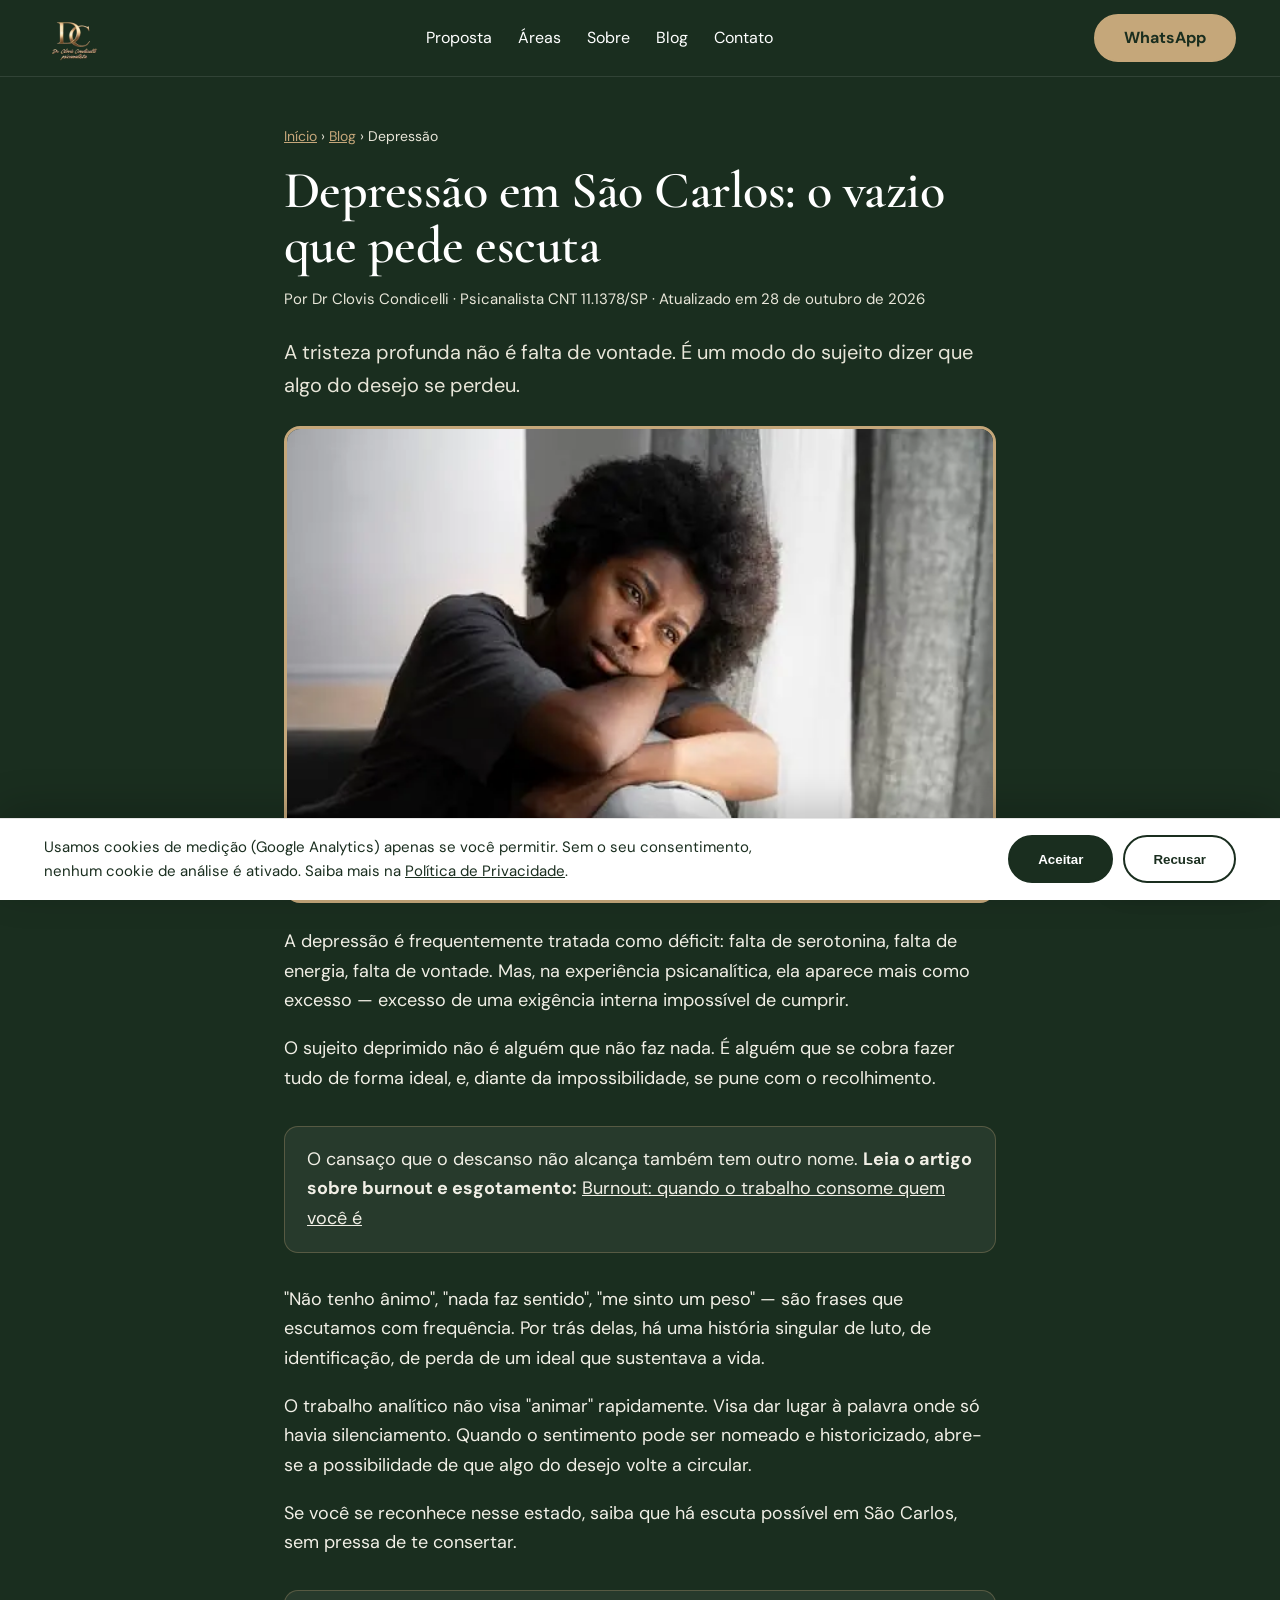
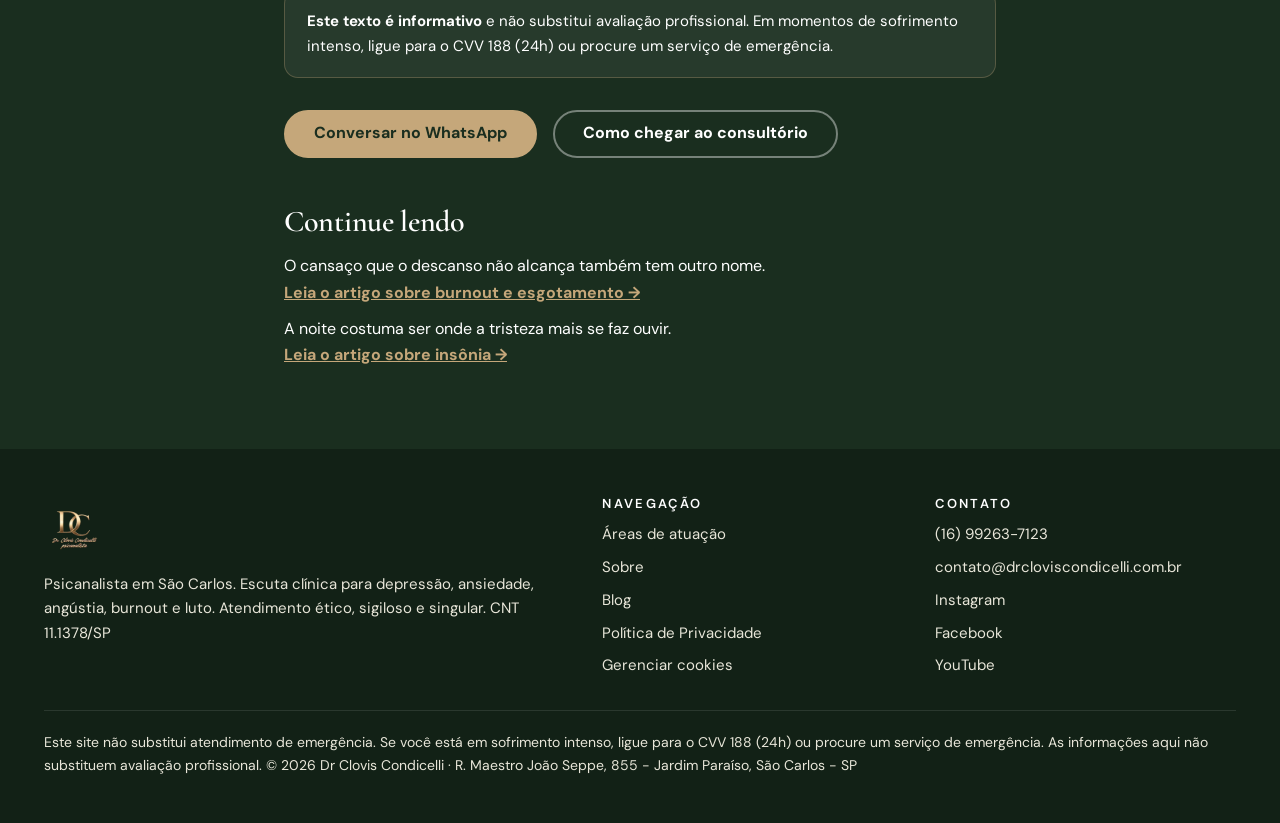
<file: blog/depressao/index.html>
<!DOCTYPE html>
<html lang="pt-BR">
<head>
<meta charset="UTF-8">
<meta name="viewport" content="width=device-width, initial-scale=1">
<title>Depressão em São Carlos: o vazio que pede escuta</title>
<meta name="description" content="A tristeza profunda não é falta de vontade. Uma leitura psicanalítica da depressão e a escuta clínica disponível em São Carlos.">
<meta name="robots" content="index, follow, max-image-preview:large">
<meta name="author" content="Dr Clovis Condicelli">
<meta name="theme-color" content="#1A2E1F">
<meta name="google-site-verification" content="cea7e8a68cab7015">
<link rel="canonical" href="https://drcloviscondicelli.com.br/blog/depressao/">
<link rel="icon" href="/favicon.ico" sizes="48x48"><link rel="icon" type="image/png" href="/favicon-32.png" sizes="32x32"><link rel="apple-touch-icon" href="/apple-touch-icon.png">
<meta property="og:type" content="article"><meta property="og:locale" content="pt_BR"><meta property="og:site_name" content="Dr Clovis Condicelli Psicanalista">
<meta property="og:title" content="Depressão em São Carlos: o vazio que pede escuta"><meta property="og:description" content="A tristeza profunda não é falta de vontade. Uma leitura psicanalítica da depressão e a escuta clínica disponível em São Carlos."><meta property="og:url" content="https://drcloviscondicelli.com.br/blog/depressao/">
<meta property="og:image" content="https://drcloviscondicelli.com.br/og-image.jpg"><meta property="og:image:width" content="1200"><meta property="og:image:height" content="630"><meta property="og:image:alt" content="Dr Clovis Condicelli, psicanalista em São Carlos">
<meta name="twitter:card" content="summary_large_image"><meta name="twitter:title" content="Depressão em São Carlos: o vazio que pede escuta"><meta name="twitter:description" content="A tristeza profunda não é falta de vontade. Uma leitura psicanalítica da depressão e a escuta clínica disponível em São Carlos."><meta name="twitter:image" content="https://drcloviscondicelli.com.br/og-image.jpg">
<link rel="preconnect" href="https://fonts.googleapis.com"><link rel="preconnect" href="https://fonts.gstatic.com" crossorigin>
<link rel="stylesheet" href="https://fonts.googleapis.com/css2?family=Cormorant+Garamond:wght@500;600;700&family=DM+Sans:wght@400;500;700&display=swap">
<link rel="stylesheet" href="/assets/style.css">
<script type="application/ld+json">{"@context":"https://schema.org","@type":"BlogPosting","headline":"Depressão em São Carlos: o vazio que pede escuta","description":"A tristeza profunda não é falta de vontade. Uma leitura psicanalítica da depressão e a escuta clínica disponível em São Carlos.","inLanguage":"pt-BR","image":"https://drcloviscondicelli.com.br/assets/img/depressao-547.webp","dateModified":"2026-10-28","mainEntityOfPage":"https://drcloviscondicelli.com.br/blog/depressao/","author":{"@id":"https://drcloviscondicelli.com.br/#pessoa"},"publisher":{"@id":"https://drcloviscondicelli.com.br/#negocio"}}</script>
<script type="application/ld+json">{"@context":"https://schema.org","@type":"BreadcrumbList","itemListElement":[{"@type":"ListItem","position":1,"name":"Início","item":"https://drcloviscondicelli.com.br/"},{"@type":"ListItem","position":2,"name":"Blog","item":"https://drcloviscondicelli.com.br/#blog"},{"@type":"ListItem","position":3,"name":"Depressão em São Carlos: o vazio que pede escuta","item":"https://drcloviscondicelli.com.br/blog/depressao/"}]}</script>
<script type="application/ld+json">{"@context":"https://schema.org","@type":["ProfessionalService","LocalBusiness"],"@id":"https://drcloviscondicelli.com.br/#negocio","name":"Dr Clovis Condicelli - Psicanalista em São Carlos","url":"https://drcloviscondicelli.com.br/","image":"https://drcloviscondicelli.com.br/og-image.jpg","logo":"https://drcloviscondicelli.com.br/assets/img/icon-512.png","telephone":"+55-16-99263-7123","email":"contato@drcloviscondicelli.com.br","description":"Atendimento psicanalítico presencial em São Carlos e online para todo o Brasil.","address":{"@type":"PostalAddress","streetAddress":"R. Maestro João Seppe, 855 - Jardim Paraíso","addressLocality":"São Carlos","addressRegion":"SP","postalCode":"13568-030","addressCountry":"BR"},"geo":{"@type":"GeoCoordinates","latitude":-21.9997,"longitude":-47.8906},"openingHoursSpecification":[{"@type":"OpeningHoursSpecification","dayOfWeek":["Monday","Tuesday","Wednesday","Thursday","Friday"],"opens":"08:00","closes":"19:00"}],"areaServed":[{"@type":"City","name":"São Carlos"},{"@type":"Country","name":"Brasil"}],"founder":{"@id":"https://drcloviscondicelli.com.br/#pessoa"},"sameAs":["https://www.facebook.com/drcondicelli","https://www.instagram.com/drcondicelli_psicanalista","https://www.youtube.com/@dr.cloviscondicelli"]}</script>
<script type="application/ld+json">{"@context":"https://schema.org","@type":"Person","@id":"https://drcloviscondicelli.com.br/#pessoa","name":"Clovis Condicelli","honorificPrefix":"Dr","jobTitle":"Psicanalista","identifier":"CNT 11.1378/SP","url":"https://drcloviscondicelli.com.br/","image":"https://drcloviscondicelli.com.br/og-image.jpg","description":"Psicanalista em São Carlos com mais de 20 anos de experiência clínica e formação contínua em Freud e Lacan.","knowsAbout":["Psicanálise","Depressão","Ansiedade","Burnout","Insônia"],"worksFor":{"@id":"https://drcloviscondicelli.com.br/#negocio"},"address":{"@type":"PostalAddress","addressLocality":"São Carlos","addressRegion":"SP","addressCountry":"BR"},"sameAs":["https://www.facebook.com/drcondicelli","https://www.instagram.com/drcondicelli_psicanalista","https://www.youtube.com/@dr.cloviscondicelli"]}</script>
</head>
<body>
<a class="skip" href="#conteudo">Ir para o conteúdo</a>
<header class="top"><div class="wrap"><a href="/" aria-label="Dr Clovis Condicelli - página inicial"><img src="/assets/img/logo-160.webp" srcset="/assets/img/logo-160.webp 160w, /assets/img/logo-320.webp 320w" sizes="60px" width="60" height="60" alt="Logotipo Dr Clovis Condicelli, psicanalista" class="logo"></a>
<nav class="main" aria-label="Principal"><a href="/#proposta">Proposta</a><a href="/#areas">Áreas</a><a href="/#sobre">Sobre</a><a href="/#blog">Blog</a><a href="/#contato">Contato</a></nav>
<a class="btn" href="https://wa.me/5516992637123?text=Ol%C3%A1%20Dr.%20Clovis,%20gostaria%20de%20agendar%20uma%20conversa%20inicial" target="_blank" rel="noopener">WhatsApp</a></div></header>
<main id="conteudo">
<article class="art"><nav class="crumbs" aria-label="Você está em"><a href="/">Início</a> › <a href="/#blog">Blog</a> › Depressão</nav>
<h1 style="margin-top:16px">Depressão em São Carlos: o vazio que pede escuta</h1>
<p class="meta">Por Dr Clovis Condicelli · Psicanalista CNT 11.1378/SP · Atualizado em 28 de outubro de 2026</p>
<p class="lead">A tristeza profunda não é falta de vontade. É um modo do sujeito dizer que algo do desejo se perdeu.</p><img src="/assets/img/depressao-400.webp" srcset="/assets/img/depressao-400.webp 400w, /assets/img/depressao-547.webp 547w" sizes="(min-width:800px) 760px, 100vw" width="547" height="365" alt="Jovem de cabelo cacheado apoiada no braço de um sofá, olhando pela janela com expressão pensativa, ilustrando o artigo sobre depressão" class="cover" fetchpriority=high>
<p>A depressão é frequentemente tratada como déficit: falta de serotonina, falta de energia, falta de vontade. Mas, na experiência psicanalítica, ela aparece mais como excesso — excesso de uma exigência interna impossível de cumprir.</p><p>O sujeito deprimido não é alguém que não faz nada. É alguém que se cobra fazer tudo de forma ideal, e, diante da impossibilidade, se pune com o recolhimento.</p><p class="box">O cansaço que o descanso não alcança também tem outro nome. <strong>Leia o artigo sobre burnout e esgotamento:</strong> <a href="/blog/burnout/">Burnout: quando o trabalho consome quem você é</a></p><p>&quot;Não tenho ânimo&quot;, &quot;nada faz sentido&quot;, &quot;me sinto um peso&quot; — são frases que escutamos com frequência. Por trás delas, há uma história singular de luto, de identificação, de perda de um ideal que sustentava a vida.</p><p>O trabalho analítico não visa &quot;animar&quot; rapidamente. Visa dar lugar à palavra onde só havia silenciamento. Quando o sentimento pode ser nomeado e historicizado, abre-se a possibilidade de que algo do desejo volte a circular.</p><p>Se você se reconhece nesse estado, saiba que há escuta possível em São Carlos, sem pressa de te consertar.</p>
<div class="box"><strong>Este texto é informativo</strong> e não substitui avaliação profissional. Em momentos de sofrimento intenso, ligue para o CVV 188 (24h) ou procure um serviço de emergência.</div>
<div class="cta"><a class="btn " href="https://wa.me/5516992637123?text=Ol%C3%A1%20Dr.%20Clovis,%20gostaria%20de%20agendar%20uma%20conversa%20inicial" target="_blank" rel="noopener">Conversar no WhatsApp</a><a class="btn out" href="/#contato">Como chegar ao consultório</a></div>
<h2 class="serif" style="font-size:30px;margin-top:48px">Continue lendo</h2><ul style="list-style:none;padding:0"><li style="margin:10px 0"><span>O cansaço que o descanso não alcança também tem outro nome.</span><br><a href="/blog/burnout/" style="color:var(--g);font-weight:700">Leia o artigo sobre burnout e esgotamento →</a></li><li style="margin:10px 0"><span>A noite costuma ser onde a tristeza mais se faz ouvir.</span><br><a href="/blog/insonia/" style="color:var(--g);font-weight:700">Leia o artigo sobre insônia →</a></li></ul></article>
</main>
<footer><div class="wrap"><div class="cols"><div><img src="/assets/img/logo-160.webp" srcset="/assets/img/logo-160.webp 160w, /assets/img/logo-320.webp 320w" sizes="64px" width="64" height="64" alt="Logotipo Dr Clovis Condicelli, psicanalista" class="logo" loading=lazy>
<p>Psicanalista em São Carlos. Escuta clínica para depressão, ansiedade, angústia, burnout e luto. Atendimento ético, sigiloso e singular. CNT 11.1378/SP</p></div>
<div><h2>Navegação</h2><ul><li><a href="/#areas">Áreas de atuação</a></li><li><a href="/#sobre">Sobre</a></li><li><a href="/#blog">Blog</a></li><li><a href="/politica-de-privacidade/">Política de Privacidade</a></li><li><a href="#" id="cc-manage">Gerenciar cookies</a></li></ul></div>
<div><h2>Contato</h2><ul><li><a href="tel:+5516992637123">(16) 99263-7123</a></li><li><a href="mailto:contato@drcloviscondicelli.com.br">contato@drcloviscondicelli.com.br</a></li>
<li><a href="https://www.instagram.com/drcondicelli_psicanalista" target="_blank" rel="noopener">Instagram</a></li><li><a href="https://www.facebook.com/drcondicelli" target="_blank" rel="noopener">Facebook</a></li><li><a href="https://www.youtube.com/@dr.cloviscondicelli" target="_blank" rel="noopener">YouTube</a></li></ul></div></div>
<p class="legal">Este site não substitui atendimento de emergência. Se você está em sofrimento intenso, ligue para o CVV 188 (24h) ou procure um serviço de emergência. As informações aqui não substituem avaliação profissional. © 2026 Dr Clovis Condicelli · R. Maestro João Seppe, 855 - Jardim Paraíso, São Carlos - SP</p></div></footer>
<a class="wa" href="https://wa.me/5516992637123?text=Ol%C3%A1%20Dr.%20Clovis,%20gostaria%20de%20agendar%20uma%20conversa%20inicial" target="_blank" rel="noopener" aria-label="Falar com o Dr Clovis no WhatsApp"><svg width="22" height="22" viewBox="0 0 24 24" fill="currentColor" aria-hidden="true"><path d="M12 2a10 10 0 0 0-8.6 15.1L2 22l5-1.3A10 10 0 1 0 12 2zm5.2 14.2c-.2.6-1.300 1.200-1.800 1.200-.5.100-1 .2-3.300-.7-2.800-1.200-4.600-4-4.700-4.200-.1-.2-1.100-1.500-1.100-2.800s.7-2 1-2.300c.2-.3.600-.3.800-.3h.6c.2 0 .4 0 .6.500l.8 2c.1.200.1.300 0 .5l-.4.500-.3.400c-.1.100-.3.300-.1.600.2.300.8 1.300 1.700 2.100 1.100 1 2.100 1.300 2.400 1.400.3.100.5.100.6-.1l.9-1.100c.2-.3.400-.2.600-.1l1.900.9c.3.100.5.200.5.300.1.200.1.800-.1 1.500z"/></svg>WhatsApp</a>
<div id="cookie" class="cookie" role="dialog" aria-label="Aviso de cookies" hidden><div class="wrap"><p>Usamos cookies de medição (Google Analytics) apenas se você permitir. Sem o seu consentimento, nenhum cookie de análise é ativado. Saiba mais na <a href="/politica-de-privacidade/">Política de Privacidade</a>.</p>
<div><button class="btn dk" id="cc-ok" type="button">Aceitar</button><button class="btn out" style="color:#1A2E1F;border-color:#1A2E1F" id="cc-no" type="button">Recusar</button></div></div></div>
<script src="/assets/site.js" defer></script>
</body>
</html>
</file>
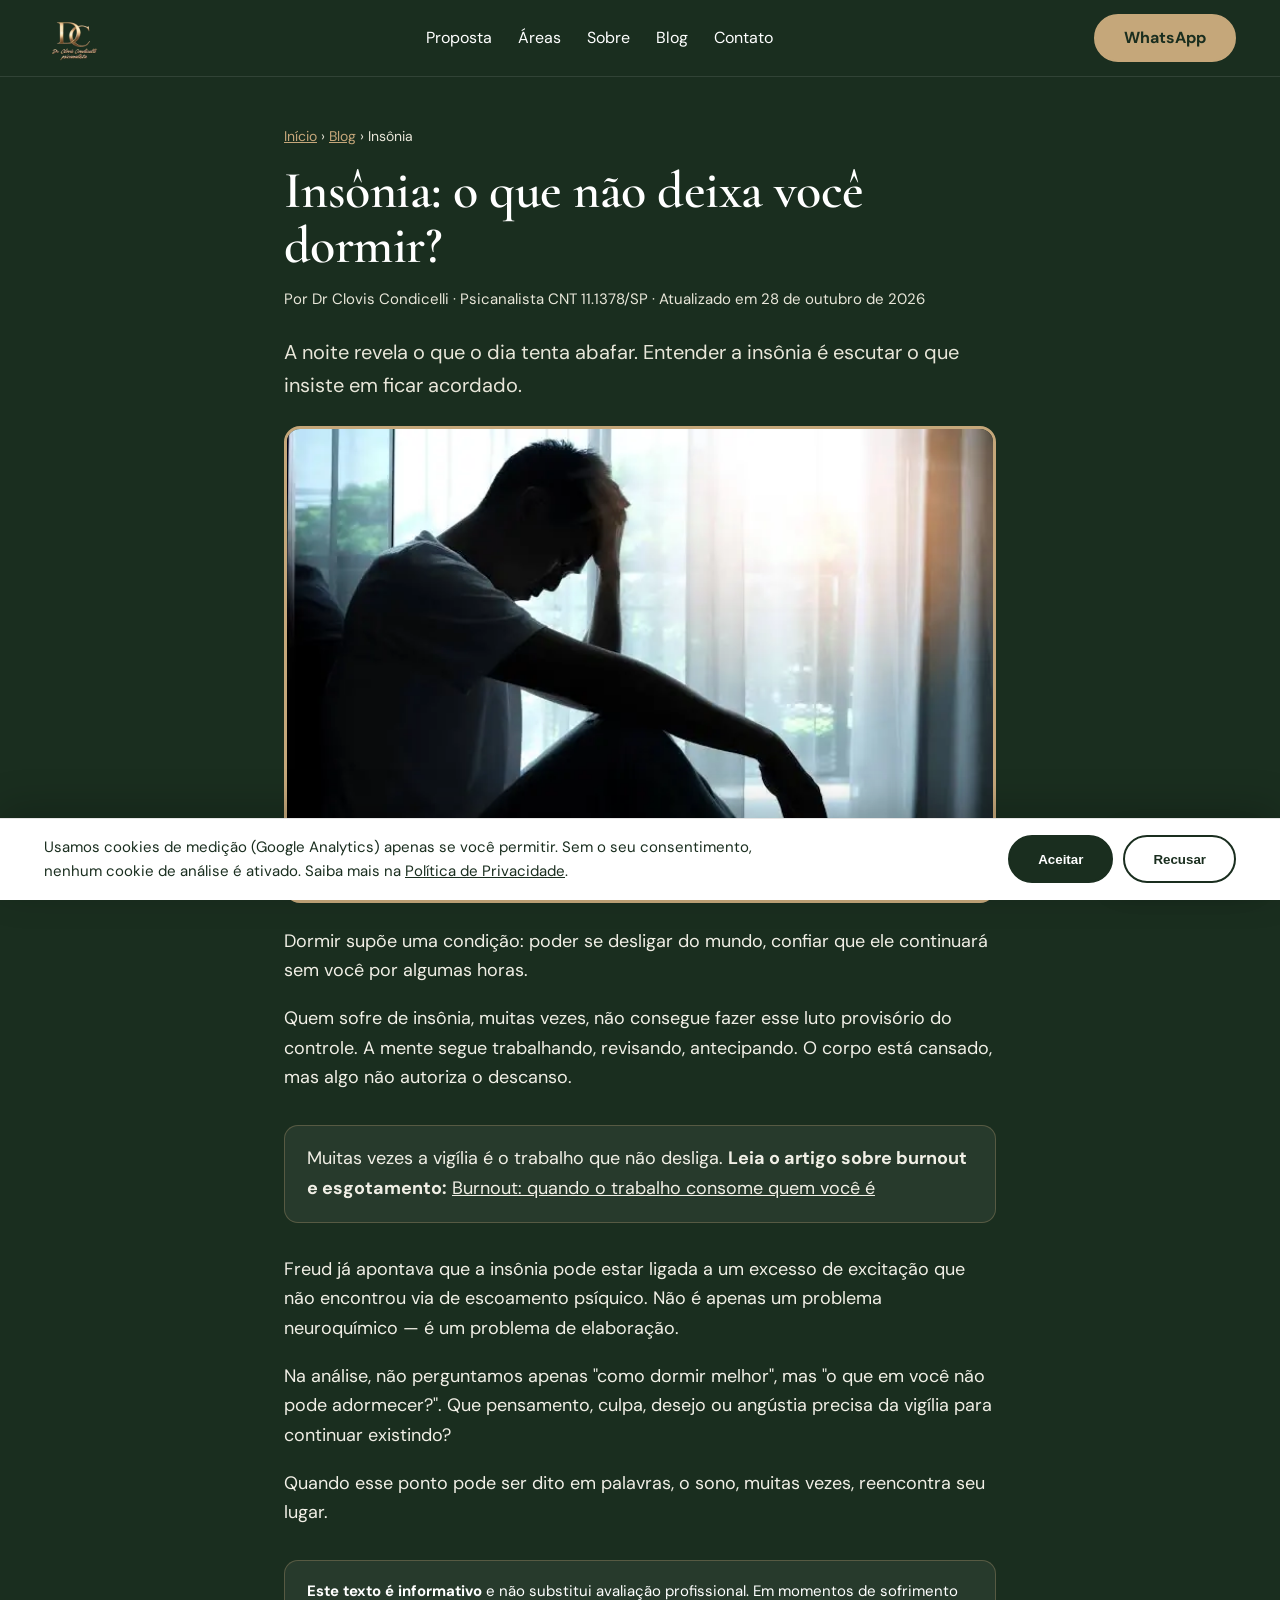
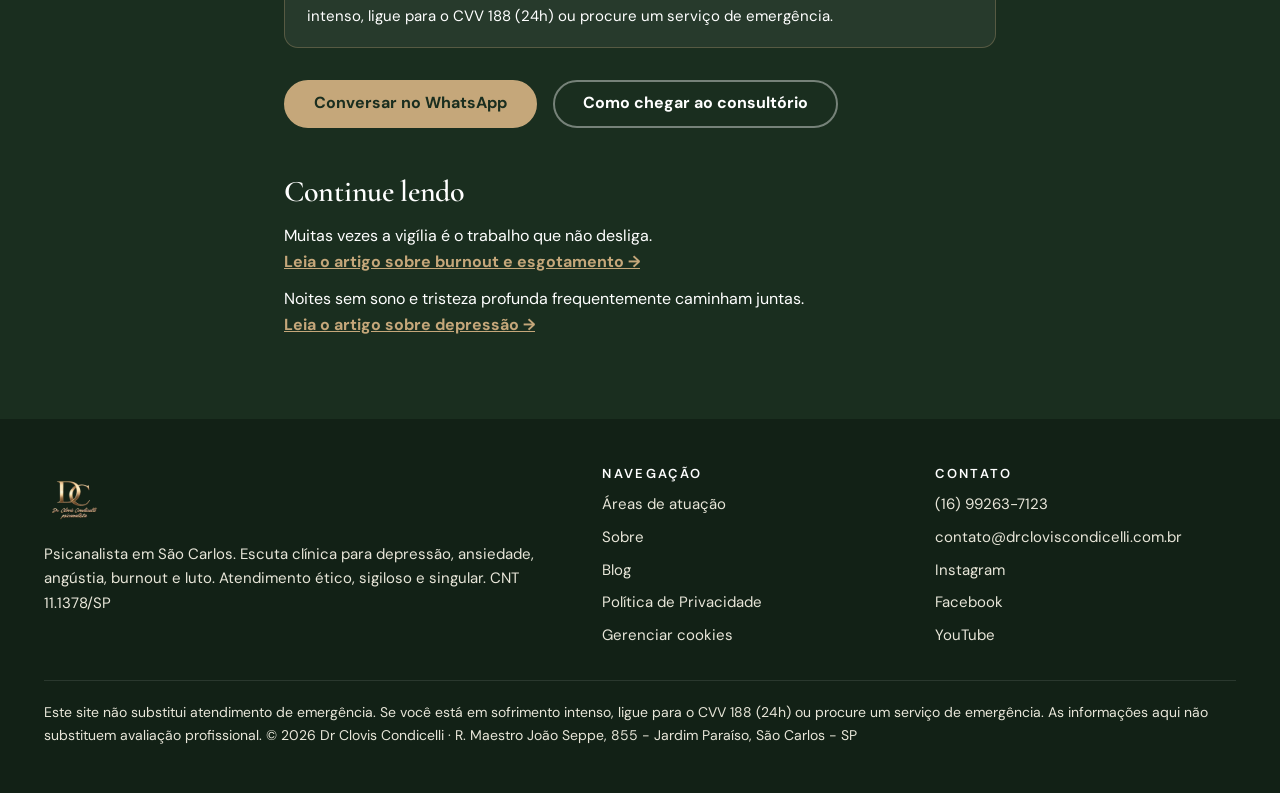
<file: blog/insonia/index.html>
<!DOCTYPE html>
<html lang="pt-BR">
<head>
<meta charset="UTF-8">
<meta name="viewport" content="width=device-width, initial-scale=1">
<title>Insônia: o que não deixa você dormir? | Psicanálise</title>
<meta name="description" content="A noite revela o que o dia tenta abafar. Entenda a insônia a partir da escuta psicanalítica e da pergunta: o que em você não pode adormecer?">
<meta name="robots" content="index, follow, max-image-preview:large">
<meta name="author" content="Dr Clovis Condicelli">
<meta name="theme-color" content="#1A2E1F">
<meta name="google-site-verification" content="cea7e8a68cab7015">
<link rel="canonical" href="https://drcloviscondicelli.com.br/blog/insonia/">
<link rel="icon" href="/favicon.ico" sizes="48x48"><link rel="icon" type="image/png" href="/favicon-32.png" sizes="32x32"><link rel="apple-touch-icon" href="/apple-touch-icon.png">
<meta property="og:type" content="article"><meta property="og:locale" content="pt_BR"><meta property="og:site_name" content="Dr Clovis Condicelli Psicanalista">
<meta property="og:title" content="Insônia: o que não deixa você dormir? | Psicanálise"><meta property="og:description" content="A noite revela o que o dia tenta abafar. Entenda a insônia a partir da escuta psicanalítica e da pergunta: o que em você não pode adormecer?"><meta property="og:url" content="https://drcloviscondicelli.com.br/blog/insonia/">
<meta property="og:image" content="https://drcloviscondicelli.com.br/og-image.jpg"><meta property="og:image:width" content="1200"><meta property="og:image:height" content="630"><meta property="og:image:alt" content="Dr Clovis Condicelli, psicanalista em São Carlos">
<meta name="twitter:card" content="summary_large_image"><meta name="twitter:title" content="Insônia: o que não deixa você dormir? | Psicanálise"><meta name="twitter:description" content="A noite revela o que o dia tenta abafar. Entenda a insônia a partir da escuta psicanalítica e da pergunta: o que em você não pode adormecer?"><meta name="twitter:image" content="https://drcloviscondicelli.com.br/og-image.jpg">
<link rel="preconnect" href="https://fonts.googleapis.com"><link rel="preconnect" href="https://fonts.gstatic.com" crossorigin>
<link rel="stylesheet" href="https://fonts.googleapis.com/css2?family=Cormorant+Garamond:wght@500;600;700&family=DM+Sans:wght@400;500;700&display=swap">
<link rel="stylesheet" href="/assets/style.css">
<script type="application/ld+json">{"@context":"https://schema.org","@type":"BlogPosting","headline":"Insônia: o que não deixa você dormir?","description":"A noite revela o que o dia tenta abafar. Entenda a insônia a partir da escuta psicanalítica e da pergunta: o que em você não pode adormecer?","inLanguage":"pt-BR","image":"https://drcloviscondicelli.com.br/assets/img/insonia-678.webp","dateModified":"2026-10-28","mainEntityOfPage":"https://drcloviscondicelli.com.br/blog/insonia/","author":{"@id":"https://drcloviscondicelli.com.br/#pessoa"},"publisher":{"@id":"https://drcloviscondicelli.com.br/#negocio"}}</script>
<script type="application/ld+json">{"@context":"https://schema.org","@type":"BreadcrumbList","itemListElement":[{"@type":"ListItem","position":1,"name":"Início","item":"https://drcloviscondicelli.com.br/"},{"@type":"ListItem","position":2,"name":"Blog","item":"https://drcloviscondicelli.com.br/#blog"},{"@type":"ListItem","position":3,"name":"Insônia: o que não deixa você dormir?","item":"https://drcloviscondicelli.com.br/blog/insonia/"}]}</script>
<script type="application/ld+json">{"@context":"https://schema.org","@type":["ProfessionalService","LocalBusiness"],"@id":"https://drcloviscondicelli.com.br/#negocio","name":"Dr Clovis Condicelli - Psicanalista em São Carlos","url":"https://drcloviscondicelli.com.br/","image":"https://drcloviscondicelli.com.br/og-image.jpg","logo":"https://drcloviscondicelli.com.br/assets/img/icon-512.png","telephone":"+55-16-99263-7123","email":"contato@drcloviscondicelli.com.br","description":"Atendimento psicanalítico presencial em São Carlos e online para todo o Brasil.","address":{"@type":"PostalAddress","streetAddress":"R. Maestro João Seppe, 855 - Jardim Paraíso","addressLocality":"São Carlos","addressRegion":"SP","postalCode":"13568-030","addressCountry":"BR"},"geo":{"@type":"GeoCoordinates","latitude":-21.9997,"longitude":-47.8906},"openingHoursSpecification":[{"@type":"OpeningHoursSpecification","dayOfWeek":["Monday","Tuesday","Wednesday","Thursday","Friday"],"opens":"08:00","closes":"19:00"}],"areaServed":[{"@type":"City","name":"São Carlos"},{"@type":"Country","name":"Brasil"}],"founder":{"@id":"https://drcloviscondicelli.com.br/#pessoa"},"sameAs":["https://www.facebook.com/drcondicelli","https://www.instagram.com/drcondicelli_psicanalista","https://www.youtube.com/@dr.cloviscondicelli"]}</script>
<script type="application/ld+json">{"@context":"https://schema.org","@type":"Person","@id":"https://drcloviscondicelli.com.br/#pessoa","name":"Clovis Condicelli","honorificPrefix":"Dr","jobTitle":"Psicanalista","identifier":"CNT 11.1378/SP","url":"https://drcloviscondicelli.com.br/","image":"https://drcloviscondicelli.com.br/og-image.jpg","description":"Psicanalista em São Carlos com mais de 20 anos de experiência clínica e formação contínua em Freud e Lacan.","knowsAbout":["Psicanálise","Depressão","Ansiedade","Burnout","Insônia"],"worksFor":{"@id":"https://drcloviscondicelli.com.br/#negocio"},"address":{"@type":"PostalAddress","addressLocality":"São Carlos","addressRegion":"SP","addressCountry":"BR"},"sameAs":["https://www.facebook.com/drcondicelli","https://www.instagram.com/drcondicelli_psicanalista","https://www.youtube.com/@dr.cloviscondicelli"]}</script>
</head>
<body>
<a class="skip" href="#conteudo">Ir para o conteúdo</a>
<header class="top"><div class="wrap"><a href="/" aria-label="Dr Clovis Condicelli - página inicial"><img src="/assets/img/logo-160.webp" srcset="/assets/img/logo-160.webp 160w, /assets/img/logo-320.webp 320w" sizes="60px" width="60" height="60" alt="Logotipo Dr Clovis Condicelli, psicanalista" class="logo"></a>
<nav class="main" aria-label="Principal"><a href="/#proposta">Proposta</a><a href="/#areas">Áreas</a><a href="/#sobre">Sobre</a><a href="/#blog">Blog</a><a href="/#contato">Contato</a></nav>
<a class="btn" href="https://wa.me/5516992637123?text=Ol%C3%A1%20Dr.%20Clovis,%20gostaria%20de%20agendar%20uma%20conversa%20inicial" target="_blank" rel="noopener">WhatsApp</a></div></header>
<main id="conteudo">
<article class="art"><nav class="crumbs" aria-label="Você está em"><a href="/">Início</a> › <a href="/#blog">Blog</a> › Insônia</nav>
<h1 style="margin-top:16px">Insônia: o que não deixa você dormir?</h1>
<p class="meta">Por Dr Clovis Condicelli · Psicanalista CNT 11.1378/SP · Atualizado em 28 de outubro de 2026</p>
<p class="lead">A noite revela o que o dia tenta abafar. Entender a insônia é escutar o que insiste em ficar acordado.</p><img src="/assets/img/insonia-400.webp" srcset="/assets/img/insonia-400.webp 400w, /assets/img/insonia-678.webp 678w" sizes="(min-width:800px) 760px, 100vw" width="678" height="452" alt="Silhueta de uma pessoa sentada no chão, de cabeça baixa, ao lado de uma janela com cortinas claras, ilustrando o artigo sobre insônia" class="cover" fetchpriority=high>
<p>Dormir supõe uma condição: poder se desligar do mundo, confiar que ele continuará sem você por algumas horas.</p><p>Quem sofre de insônia, muitas vezes, não consegue fazer esse luto provisório do controle. A mente segue trabalhando, revisando, antecipando. O corpo está cansado, mas algo não autoriza o descanso.</p><p class="box">Muitas vezes a vigília é o trabalho que não desliga. <strong>Leia o artigo sobre burnout e esgotamento:</strong> <a href="/blog/burnout/">Burnout: quando o trabalho consome quem você é</a></p><p>Freud já apontava que a insônia pode estar ligada a um excesso de excitação que não encontrou via de escoamento psíquico. Não é apenas um problema neuroquímico — é um problema de elaboração.</p><p>Na análise, não perguntamos apenas &quot;como dormir melhor&quot;, mas &quot;o que em você não pode adormecer?&quot;. Que pensamento, culpa, desejo ou angústia precisa da vigília para continuar existindo?</p><p>Quando esse ponto pode ser dito em palavras, o sono, muitas vezes, reencontra seu lugar.</p>
<div class="box"><strong>Este texto é informativo</strong> e não substitui avaliação profissional. Em momentos de sofrimento intenso, ligue para o CVV 188 (24h) ou procure um serviço de emergência.</div>
<div class="cta"><a class="btn " href="https://wa.me/5516992637123?text=Ol%C3%A1%20Dr.%20Clovis,%20gostaria%20de%20agendar%20uma%20conversa%20inicial" target="_blank" rel="noopener">Conversar no WhatsApp</a><a class="btn out" href="/#contato">Como chegar ao consultório</a></div>
<h2 class="serif" style="font-size:30px;margin-top:48px">Continue lendo</h2><ul style="list-style:none;padding:0"><li style="margin:10px 0"><span>Muitas vezes a vigília é o trabalho que não desliga.</span><br><a href="/blog/burnout/" style="color:var(--g);font-weight:700">Leia o artigo sobre burnout e esgotamento →</a></li><li style="margin:10px 0"><span>Noites sem sono e tristeza profunda frequentemente caminham juntas.</span><br><a href="/blog/depressao/" style="color:var(--g);font-weight:700">Leia o artigo sobre depressão →</a></li></ul></article>
</main>
<footer><div class="wrap"><div class="cols"><div><img src="/assets/img/logo-160.webp" srcset="/assets/img/logo-160.webp 160w, /assets/img/logo-320.webp 320w" sizes="64px" width="64" height="64" alt="Logotipo Dr Clovis Condicelli, psicanalista" class="logo" loading=lazy>
<p>Psicanalista em São Carlos. Escuta clínica para depressão, ansiedade, angústia, burnout e luto. Atendimento ético, sigiloso e singular. CNT 11.1378/SP</p></div>
<div><h2>Navegação</h2><ul><li><a href="/#areas">Áreas de atuação</a></li><li><a href="/#sobre">Sobre</a></li><li><a href="/#blog">Blog</a></li><li><a href="/politica-de-privacidade/">Política de Privacidade</a></li><li><a href="#" id="cc-manage">Gerenciar cookies</a></li></ul></div>
<div><h2>Contato</h2><ul><li><a href="tel:+5516992637123">(16) 99263-7123</a></li><li><a href="mailto:contato@drcloviscondicelli.com.br">contato@drcloviscondicelli.com.br</a></li>
<li><a href="https://www.instagram.com/drcondicelli_psicanalista" target="_blank" rel="noopener">Instagram</a></li><li><a href="https://www.facebook.com/drcondicelli" target="_blank" rel="noopener">Facebook</a></li><li><a href="https://www.youtube.com/@dr.cloviscondicelli" target="_blank" rel="noopener">YouTube</a></li></ul></div></div>
<p class="legal">Este site não substitui atendimento de emergência. Se você está em sofrimento intenso, ligue para o CVV 188 (24h) ou procure um serviço de emergência. As informações aqui não substituem avaliação profissional. © 2026 Dr Clovis Condicelli · R. Maestro João Seppe, 855 - Jardim Paraíso, São Carlos - SP</p></div></footer>
<a class="wa" href="https://wa.me/5516992637123?text=Ol%C3%A1%20Dr.%20Clovis,%20gostaria%20de%20agendar%20uma%20conversa%20inicial" target="_blank" rel="noopener" aria-label="Falar com o Dr Clovis no WhatsApp"><svg width="22" height="22" viewBox="0 0 24 24" fill="currentColor" aria-hidden="true"><path d="M12 2a10 10 0 0 0-8.6 15.1L2 22l5-1.3A10 10 0 1 0 12 2zm5.2 14.2c-.2.6-1.300 1.200-1.800 1.200-.5.100-1 .2-3.300-.7-2.800-1.200-4.600-4-4.700-4.200-.1-.2-1.100-1.500-1.100-2.800s.7-2 1-2.300c.2-.3.600-.3.800-.3h.6c.2 0 .4 0 .6.500l.8 2c.1.200.1.300 0 .5l-.4.500-.3.400c-.1.100-.3.300-.1.600.2.300.8 1.300 1.700 2.100 1.100 1 2.100 1.300 2.400 1.400.3.100.5.100.6-.1l.9-1.100c.2-.3.400-.2.600-.1l1.900.9c.3.100.5.200.5.300.1.200.1.800-.1 1.500z"/></svg>WhatsApp</a>
<div id="cookie" class="cookie" role="dialog" aria-label="Aviso de cookies" hidden><div class="wrap"><p>Usamos cookies de medição (Google Analytics) apenas se você permitir. Sem o seu consentimento, nenhum cookie de análise é ativado. Saiba mais na <a href="/politica-de-privacidade/">Política de Privacidade</a>.</p>
<div><button class="btn dk" id="cc-ok" type="button">Aceitar</button><button class="btn out" style="color:#1A2E1F;border-color:#1A2E1F" id="cc-no" type="button">Recusar</button></div></div></div>
<script src="/assets/site.js" defer></script>
</body>
</html>
</file>
<file: assets/style.css>
:root{--f:#1A2E1F;--fd:#122116;--g:#C5A77A;--c:#E8E6D9;--cr:#F6F3EC;--ink:#1A2E1F;--mut:#5b4f3d}
*,::before,::after{box-sizing:border-box}html{scroll-behavior:smooth;scroll-padding-top:96px}
body{margin:0;background:var(--f);color:#fff;font:16px/1.65 "DM Sans",system-ui,-apple-system,"Segoe UI",sans-serif;-webkit-text-size-adjust:100%}
h1,h2,h3,.serif{font-family:"Cormorant Garamond",Georgia,"Times New Roman",serif;font-weight:600;line-height:1.05;letter-spacing:-.01em;margin:0}
img{max-width:100%;height:auto;display:block}a{color:inherit}
.wrap{max-width:1240px;margin:0 auto;padding:0 24px}
.skip{position:absolute;left:-999px;top:8px;background:#fff;color:var(--f);padding:8px 14px;border-radius:8px;z-index:200}.skip:focus{left:8px}
:focus-visible{outline:3px solid var(--g);outline-offset:3px}
header.top{position:sticky;top:0;z-index:40;background:var(--f);border-bottom:1px solid rgba(255,255,255,.1)}
header.top .wrap{display:flex;align-items:center;justify-content:space-between;gap:16px;min-height:72px;flex-wrap:wrap;padding-top:8px;padding-bottom:8px}
.logo{width:60px;height:60px;object-fit:contain}
nav.main{display:flex;gap:22px;flex-wrap:wrap}nav.main a{text-decoration:none;color:#fff;font-size:16px;padding:8px 2px}nav.main a:hover{color:var(--g)}
.btn{display:inline-flex;align-items:center;justify-content:center;min-height:48px;padding:0 28px;border-radius:999px;background:var(--g);color:var(--f);font-weight:700;text-decoration:none;border:2px solid var(--g);text-align:center}
.btn:hover{background:#fff;border-color:#fff}.btn.out{background:transparent;color:#fff;border-color:rgba(255,255,255,.4)}.btn.out:hover{background:#fff;color:var(--f)}
.btn.dk{background:var(--f);color:#fff;border-color:var(--f)}.btn.dk:hover{background:#000}
.note{font-size:14px;color:var(--c);margin:8px 0 0;max-width:320px}
.hero .wrap{display:grid;gap:40px;padding-top:56px;padding-bottom:64px;align-items:center}
.badge{display:inline-block;padding:6px 16px;border:1px solid rgba(197,167,122,.5);background:rgba(197,167,122,.1);border-radius:999px;font-size:13px;letter-spacing:.12em;text-transform:uppercase}
.hero h1{font-size:clamp(38px,6vw,64px);margin-top:22px}.hero h1 em{font-weight:500}
.hero p.lead{font-size:18px;color:var(--c);max-width:560px;margin:20px 0 0}.cta{display:flex;flex-wrap:wrap;gap:16px;margin-top:28px;align-items:flex-start}
.photo{border:3px solid var(--g);border-radius:24px;overflow:hidden;box-shadow:0 20px 60px rgba(0,0,0,.4)}.photo img{width:100%;aspect-ratio:6/7;object-fit:cover;object-position:center 15%}
.strip{background:var(--fd);border-top:1px solid rgba(255,255,255,.08);border-bottom:1px solid rgba(255,255,255,.08)}
.strip ul{list-style:none;margin:0;padding:18px 24px;display:flex;flex-wrap:wrap;gap:12px 32px;justify-content:space-between;font-size:15px;color:var(--c)}
section{padding:64px 0}.light{background:#fff;color:var(--ink)}.cream{background:var(--cr);color:var(--ink)}.gold{background:var(--g);color:var(--ink)}
.eyebrow{font-size:13px;letter-spacing:.18em;text-transform:uppercase;font-weight:700}
h2.h{font-size:clamp(32px,4.5vw,50px);margin-top:12px}
.two{display:grid;gap:40px}.grid3{display:grid;gap:20px;margin-top:32px}
.card{border-radius:16px;padding:24px;background:rgba(255,255,255,.05);border:1px solid rgba(197,167,122,.25)}.card h3{font-size:28px;margin-bottom:8px}.card p{margin:0;color:var(--c)}
.card a.more{display:inline-block;margin-top:14px;color:var(--g);font-weight:700}
.light .card,.cream .card{background:#fff;border-color:rgba(0,0,0,.08)}.light .card p,.cream .card p{color:#3b362c}
.step b{font-family:"Cormorant Garamond",Georgia,serif;font-size:48px;line-height:1;color:rgba(26,46,31,.3);display:block}
.quote{font-style:italic;color:var(--mut);max-width:420px;margin-top:20px}
.sobre img{border:3px solid var(--g);border-radius:24px;width:100%}.thumbs{display:grid;grid-template-columns:1fr 1fr;gap:12px;margin-top:12px}.thumbs img{border-radius:16px;height:150px;object-fit:cover;object-position:center 22%;border-width:1px}
.facts{display:grid;gap:12px;margin-top:24px}.facts div{background:#F7F3EB;border-radius:14px;padding:16px 20px}.facts b{display:block;font-size:13px;letter-spacing:.06em;text-transform:uppercase}
.post{background:#fff;color:var(--ink);border-radius:12px;overflow:hidden;box-shadow:0 15px 50px rgba(0,0,0,.2);display:flex;flex-direction:column;text-decoration:none}
.post img{width:100%;height:300px;object-fit:cover;object-position:center 18%}.post div{padding:22px}.post small{font-size:13px;letter-spacing:.14em;text-transform:uppercase;font-weight:700}.post h3{font-size:26px;margin:10px 0}.post p{margin:0;color:#3b362c}
details{background:#fff;border:1px solid rgba(0,0,0,.1);border-radius:14px;padding:16px 20px;margin-top:12px}summary{cursor:pointer;font-weight:700;font-size:17px}details p{margin:10px 0 0;color:#3b362c}
.contact{display:grid;gap:32px}.map{border:2px solid var(--g);border-radius:16px;overflow:hidden;max-width:800px;width:100%}.map iframe{width:100%;height:360px;border:0;display:block}
.contact address{font-style:normal;color:var(--c)}.contact address p{margin:6px 0}
footer{background:var(--fd);padding:48px 0 32px;font-size:15px;color:var(--c)}footer .cols{display:grid;gap:32px}footer h2{font-family:"DM Sans",sans-serif;font-size:13px;letter-spacing:.18em;text-transform:uppercase;color:#fff;margin-bottom:12px}
footer ul{list-style:none;margin:0;padding:0;display:grid;gap:8px}footer a{text-decoration:none}footer a:hover{color:var(--g)}
footer .legal{margin-top:32px;padding-top:20px;border-top:1px solid rgba(255,255,255,.1);font-size:14px}
.wa{position:fixed;right:20px;bottom:20px;z-index:60;display:flex;align-items:center;gap:8px;min-height:52px;padding:0 20px;border-radius:999px;background:#25D366;color:#073b1a;font-weight:700;text-decoration:none;box-shadow:0 8px 24px rgba(0,0,0,.4)}
.cookie{position:fixed;left:0;right:0;bottom:0;z-index:70;background:#fff;color:var(--ink);border-top:1px solid rgba(0,0,0,.1);box-shadow:0 -10px 40px rgba(0,0,0,.2)}.cookie[hidden]{display:none}
.cookie .wrap{display:flex;flex-wrap:wrap;gap:16px;align-items:center;justify-content:space-between;padding-top:16px;padding-bottom:16px}.cookie p{margin:0;font-size:15px;max-width:760px}.cookie div{display:flex;gap:10px}
.art{max-width:760px;margin:0 auto;padding:48px 24px 64px}.art h1{font-size:clamp(34px,5vw,52px)}.art .meta{color:var(--c);font-size:15px;margin:14px 0 24px}.art .lead{font-size:20px;color:var(--c)}
.art img.cover{border-radius:16px;margin:24px 0;width:100%;max-height:480px;object-fit:cover;object-position:center 12%;border:3px solid var(--g)}
.art p{font-size:18px;color:#F1EFE6}.crumbs{font-size:14px;color:var(--c)}.crumbs a{color:var(--g)}
.box{background:rgba(255,255,255,.06);border:1px solid rgba(197,167,122,.3);border-radius:14px;padding:18px 22px;margin:32px 0;font-size:15px}
.prose h2{font-size:30px;margin:32px 0 10px}.prose p,.prose li{font-size:17px;color:#F1EFE6}
@media(min-width:900px){.hero .wrap{grid-template-columns:1.1fr .9fr}.two{grid-template-columns:.9fr 1.1fr;align-items:start}.grid3{grid-template-columns:repeat(3,1fr)}footer .cols{grid-template-columns:1.4fr .8fr .8fr}.contact{grid-template-columns:1fr 1.2fr;align-items:center}.facts{grid-template-columns:1fr 1fr}}
@media(max-width:899px){nav.main{order:3;width:100%;gap:16px}}
@media(prefers-reduced-motion:reduce){html{scroll-behavior:auto}}
</file>
